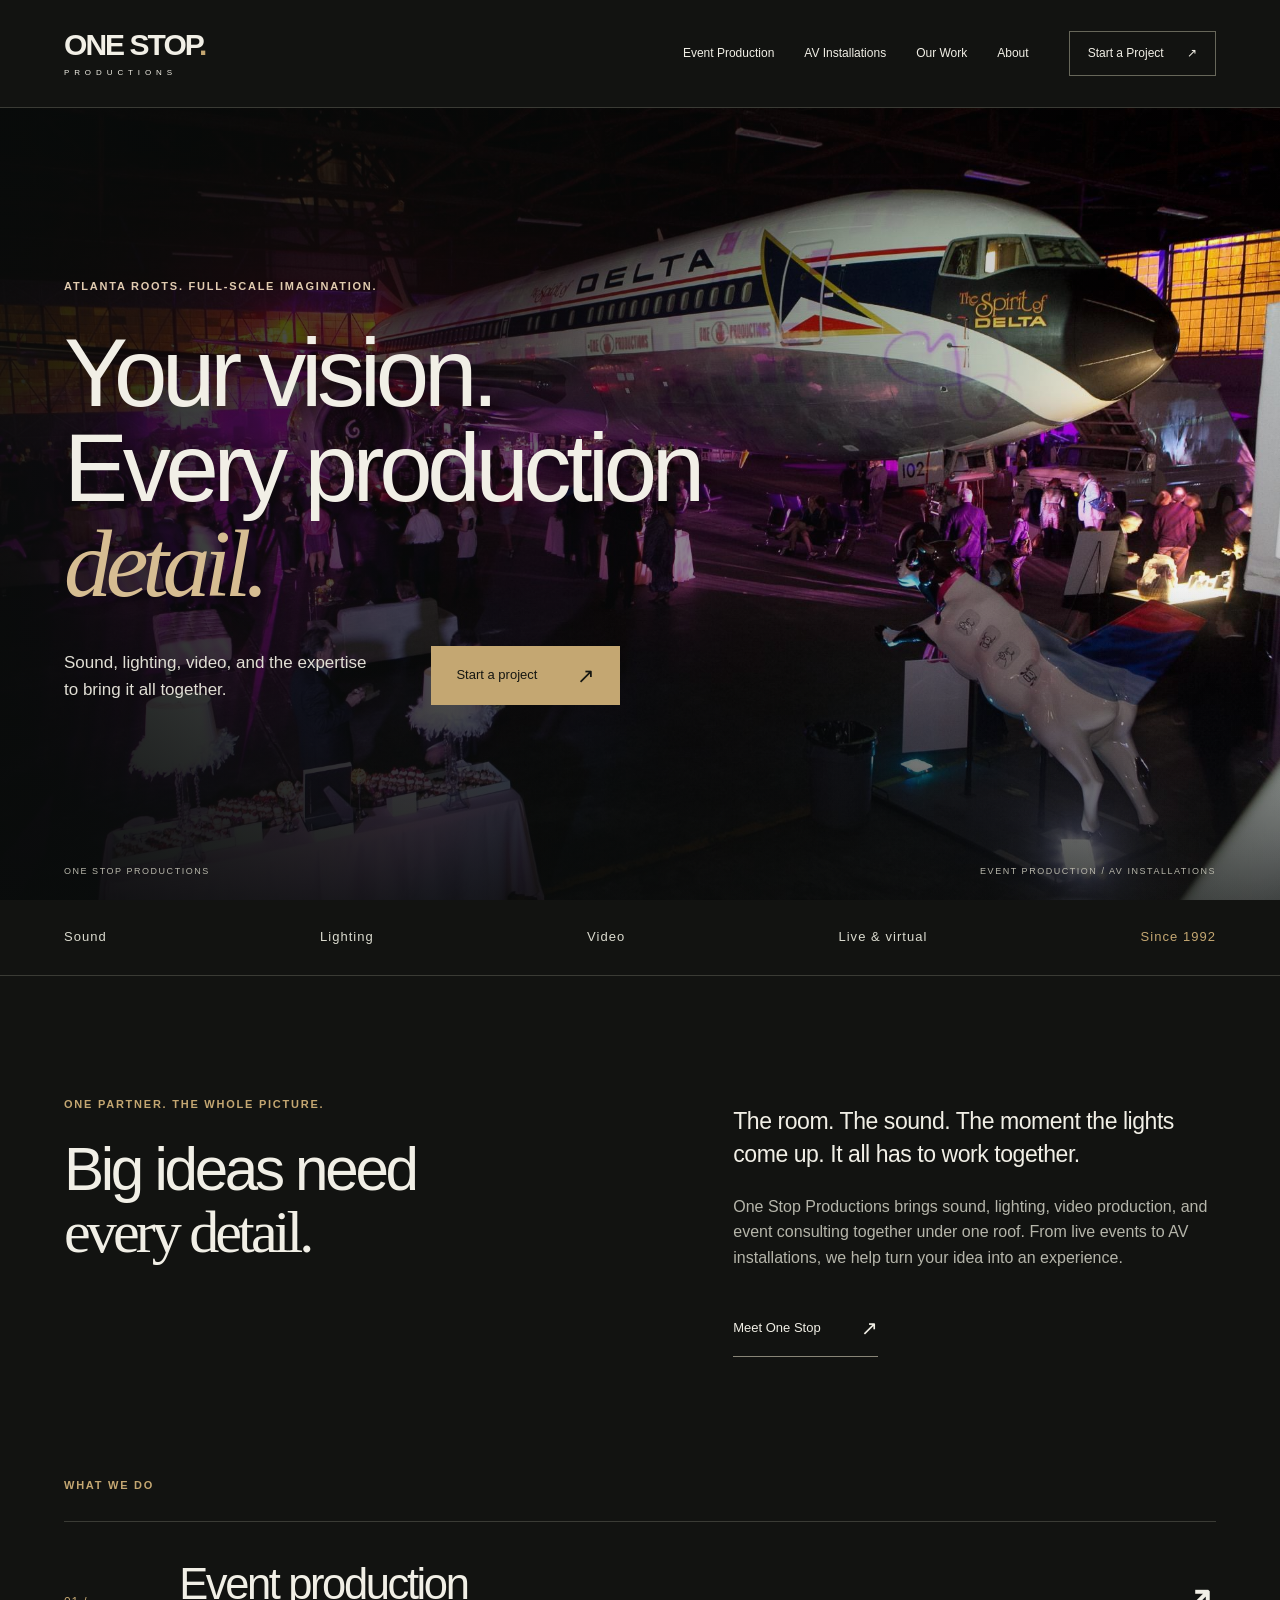
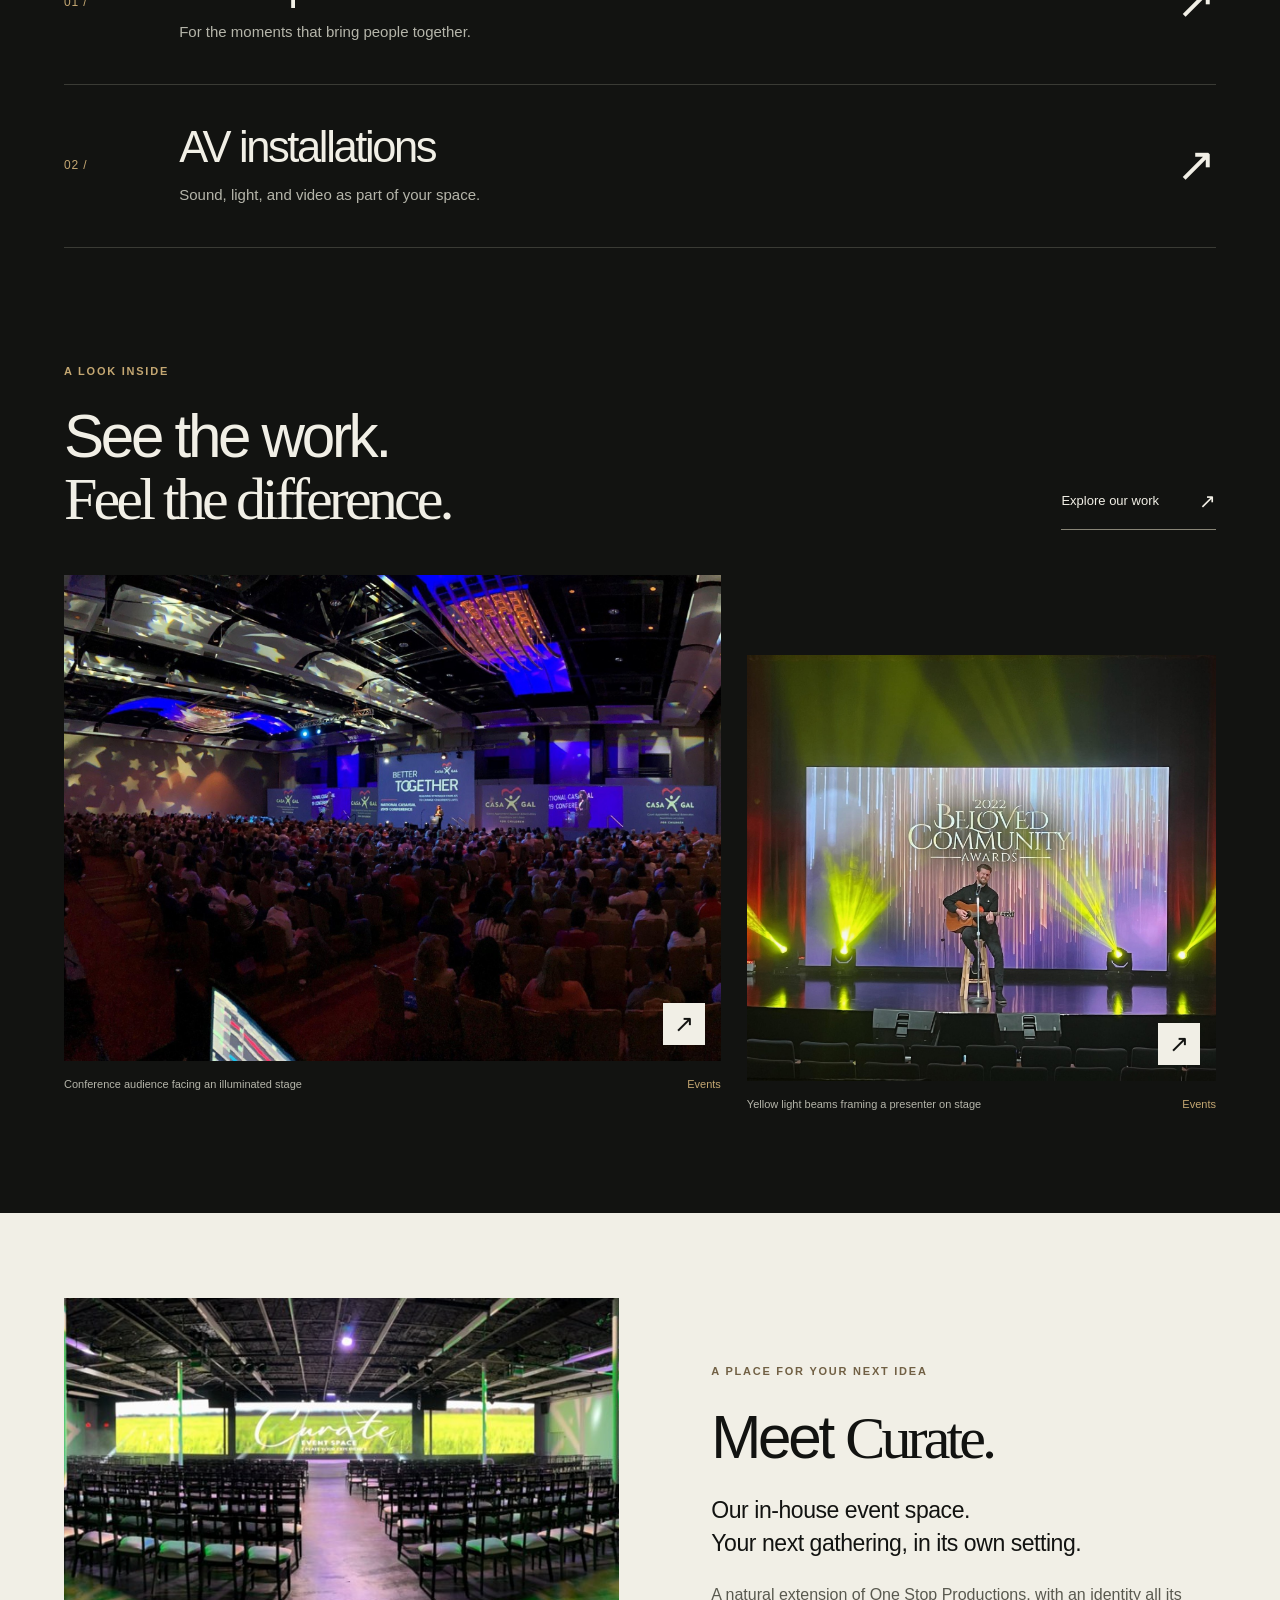
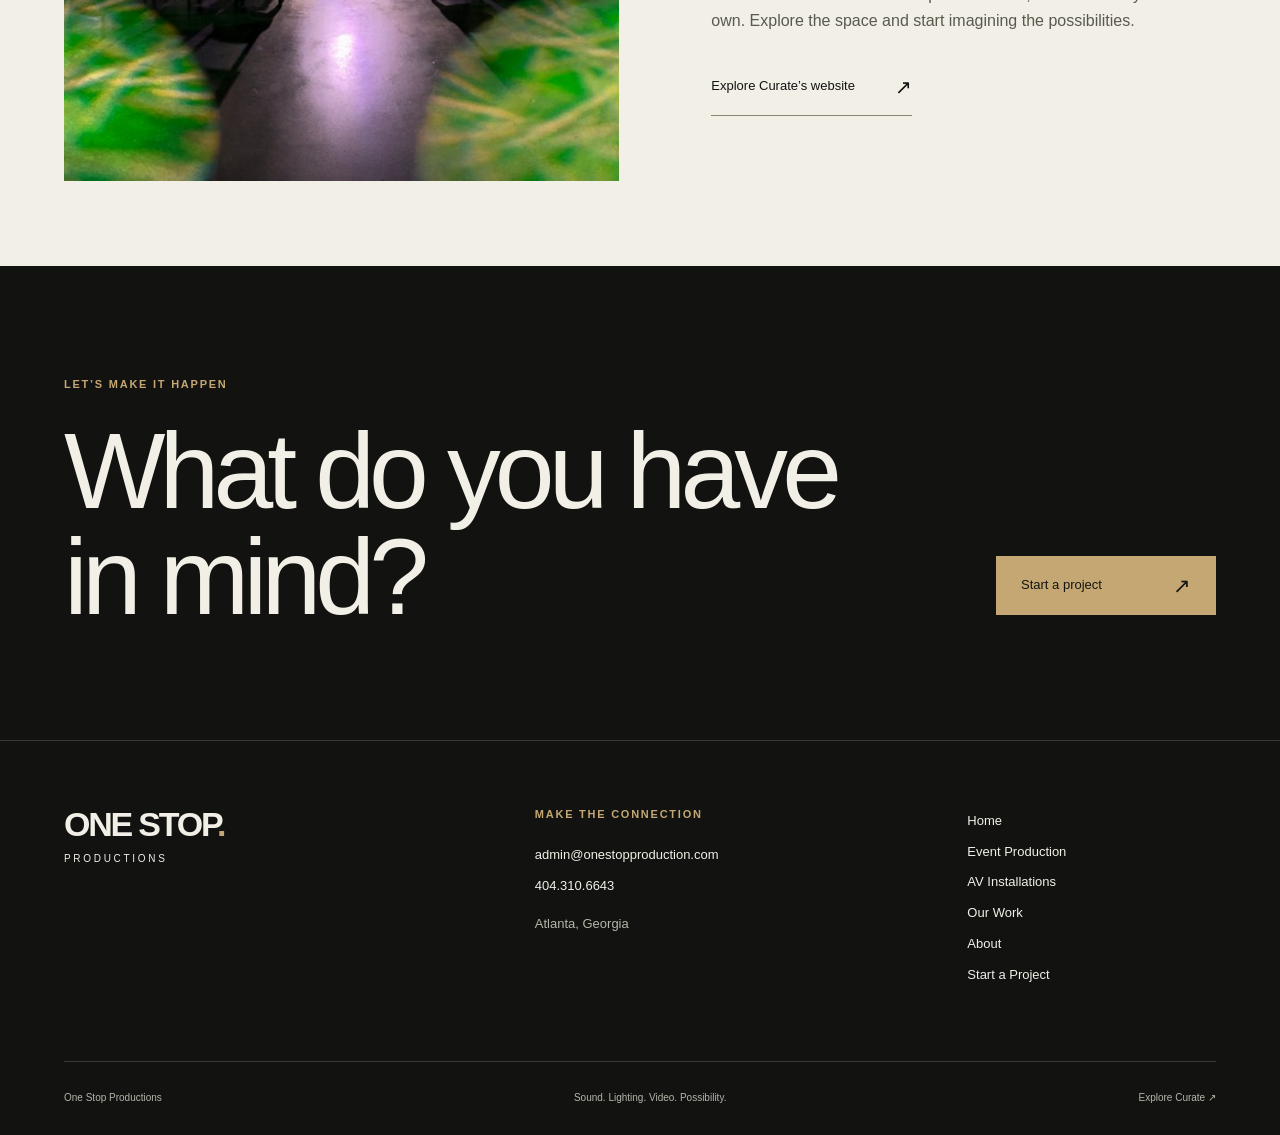
<file: index.html>
<!doctype html>
<html lang="en"><head><meta name="robots" content="noindex,nofollow"><meta charset="utf-8"><meta name="viewport" content="width=device-width,initial-scale=1"><meta name="theme-color" content="#121311"><title>Your vision. Every production detail. | One Stop Productions</title><meta name="description" content="Sound, lighting, video and event production from One Stop Productions. Serving events since 1992."><link rel="stylesheet" href="assets/css/site.css"><script defer src="assets/js/site.js"></script></head><body><a class="skip" href="#main">Skip to content</a><header class="site-header"><a class="wordmark" href="index.html" aria-label="One Stop Productions home"><span class="brand-main">ONE STOP<span class="brand-dot">.</span></span><span class="brand-sub">P R O D U C T I O N S</span></a><button class="menu-toggle" aria-controls="navigation" aria-expanded="false">Menu <span aria-hidden="true">＋</span></button><nav id="navigation" aria-label="Main navigation"><a href="event-production.html">Event Production</a><a href="av-installations.html">AV Installations</a><a href="our-work.html">Our Work</a><a href="about.html">About</a><a href="start-a-project.html" class="nav-cta">Start a Project <span aria-hidden="true">↗</span></a></nav></header><main id="main"><section class="home-hero"><div class="hero-photo"><img class="" src="assets/images/aviation-gala.jpg" alt="An aircraft hangar transformed with event lighting and tables" loading="eager" decoding="async"></div><div class="hero-content wrap"><p class="eyebrow">Atlanta roots. Full-scale imagination.</p><h1>Your vision.<br>Every production<br><em>detail.</em></h1><div class="hero-bottom"><p>Sound, lighting, video, and the expertise<br>to bring it all together.</p><a class="button gold" href="start-a-project.html">Start a project <span aria-hidden="true">↗</span></a></div></div><div class="hero-index"><span>ONE STOP PRODUCTIONS</span><span>EVENT PRODUCTION / AV INSTALLATIONS</span></div></section><div class="capability-strip"><span>Sound</span><span>Lighting</span><span>Video</span><span>Live & virtual</span><span>Since 1992</span></div><section class="intro wrap"><div><p class="eyebrow">One partner. The whole picture.</p><h2>Big ideas need<br><span class="serif">every detail.</span></h2></div><div class="intro-copy"><p class="lead">The room. The sound. The moment the lights come up. It all has to work together.</p><p>One Stop Productions brings sound, lighting, video production, and event consulting together under one roof. From live events to AV installations, we help turn your idea into an experience.</p><a class="text-link" href="about.html">Meet One Stop <span aria-hidden="true">↗</span></a></div></section><section class="pathways wrap"><p class="eyebrow">What we do</p><a class="pathway" href="event-production.html"><span class="item-number">01 /</span><div><h3>Event production</h3><p>For the moments that bring people together.</p></div><span class="large-arrow">↗</span></a><a class="pathway" href="av-installations.html"><span class="item-number">02 /</span><div><h3>AV installations</h3><p>Sound, light, and video as part of your space.</p></div><span class="large-arrow">↗</span></a></section><section class="work-preview wrap"><div class="section-top"><div><p class="eyebrow">A look inside</p><h2>See the work.<br><span class="serif">Feel the difference.</span></h2></div><a class="text-link" href="our-work.html">Explore our work <span aria-hidden="true">↗</span></a></div><div class="gallery-grid preview-grid"><figure class="gallery-item" data-category="Events"><button class="photo-button" data-gallery data-caption="Conference audience facing an illuminated stage" aria-label="Enlarge: Conference audience facing an illuminated stage"><img class="" src="assets/images/conference.jpg" alt="Conference audience facing an illuminated stage" loading="lazy" decoding="async"><span class="photo-plus" aria-hidden="true">↗</span></button><figcaption><span>Conference audience facing an illuminated stage</span><span>Events</span></figcaption></figure><figure class="gallery-item" data-category="Events"><button class="photo-button" data-gallery data-caption="Yellow light beams framing a presenter on stage" aria-label="Enlarge: Yellow light beams framing a presenter on stage"><img class="" src="assets/images/stage-lighting.jpg" alt="Yellow light beams framing a presenter on stage" loading="lazy" decoding="async"><span class="photo-plus" aria-hidden="true">↗</span></button><figcaption><span>Yellow light beams framing a presenter on stage</span><span>Events</span></figcaption></figure></div></section><section class="curate-section wrap"><div class="curate-image"><img class="" src="assets/images/curate.jpg" alt="Curate event space banner" loading="lazy" decoding="async"></div><div><p class="eyebrow">A place for your next idea</p><h2>Meet <span class="serif">Curate.</span></h2><p class="lead">Our in-house event space.<br>Your next gathering, in its own setting.</p><p>A natural extension of One Stop Productions, with an identity all its own. Explore the space and start imagining the possibilities.</p><a class="text-link" href="https://www.curateeventspace.com/curateeventspace" target="_blank" rel="noopener">Explore Curate’s website <span aria-hidden="true">↗</span></a></div></section><section class="closing wrap"><p class="eyebrow">Let’s make it happen</p><h2>What do you have<br>in mind?</h2><a class="button gold" href="start-a-project.html">Start a project <span aria-hidden="true">↗</span></a></section></main><footer class="site-footer wrap"><a class="footer-brand" href="index.html">ONE STOP<span>.</span><small>PRODUCTIONS</small></a><div><p class="eyebrow">Make the connection</p><a href="mailto:admin@onestopproduction.com">admin@onestopproduction.com</a><a href="tel:+14043106643">404.310.6643</a><p>Atlanta, Georgia</p></div><div class="footer-nav"><a href="index.html">Home</a><a href="event-production.html">Event Production</a><a href="av-installations.html">AV Installations</a><a href="our-work.html">Our Work</a><a href="about.html">About</a><a href="start-a-project.html">Start a Project</a></div><div class="footer-bottom"><span>One Stop Productions</span><span>Sound. Lighting. Video. Possibility.</span><a href="https://www.curateeventspace.com/curateeventspace" target="_blank" rel="noopener">Explore Curate ↗</a></div></footer><dialog id="lightbox" aria-labelledby="lightbox-caption"><button class="lightbox-close" aria-label="Close image">Close ×</button><div class="lightbox-stage"><button class="lightbox-prev" aria-label="Previous image">←</button><img id="lightbox-image" alt=""><button class="lightbox-next" aria-label="Next image">→</button></div><p id="lightbox-caption"></p><p class="lightbox-hint">← → to explore · Esc to close</p></dialog></body></html>
</file>
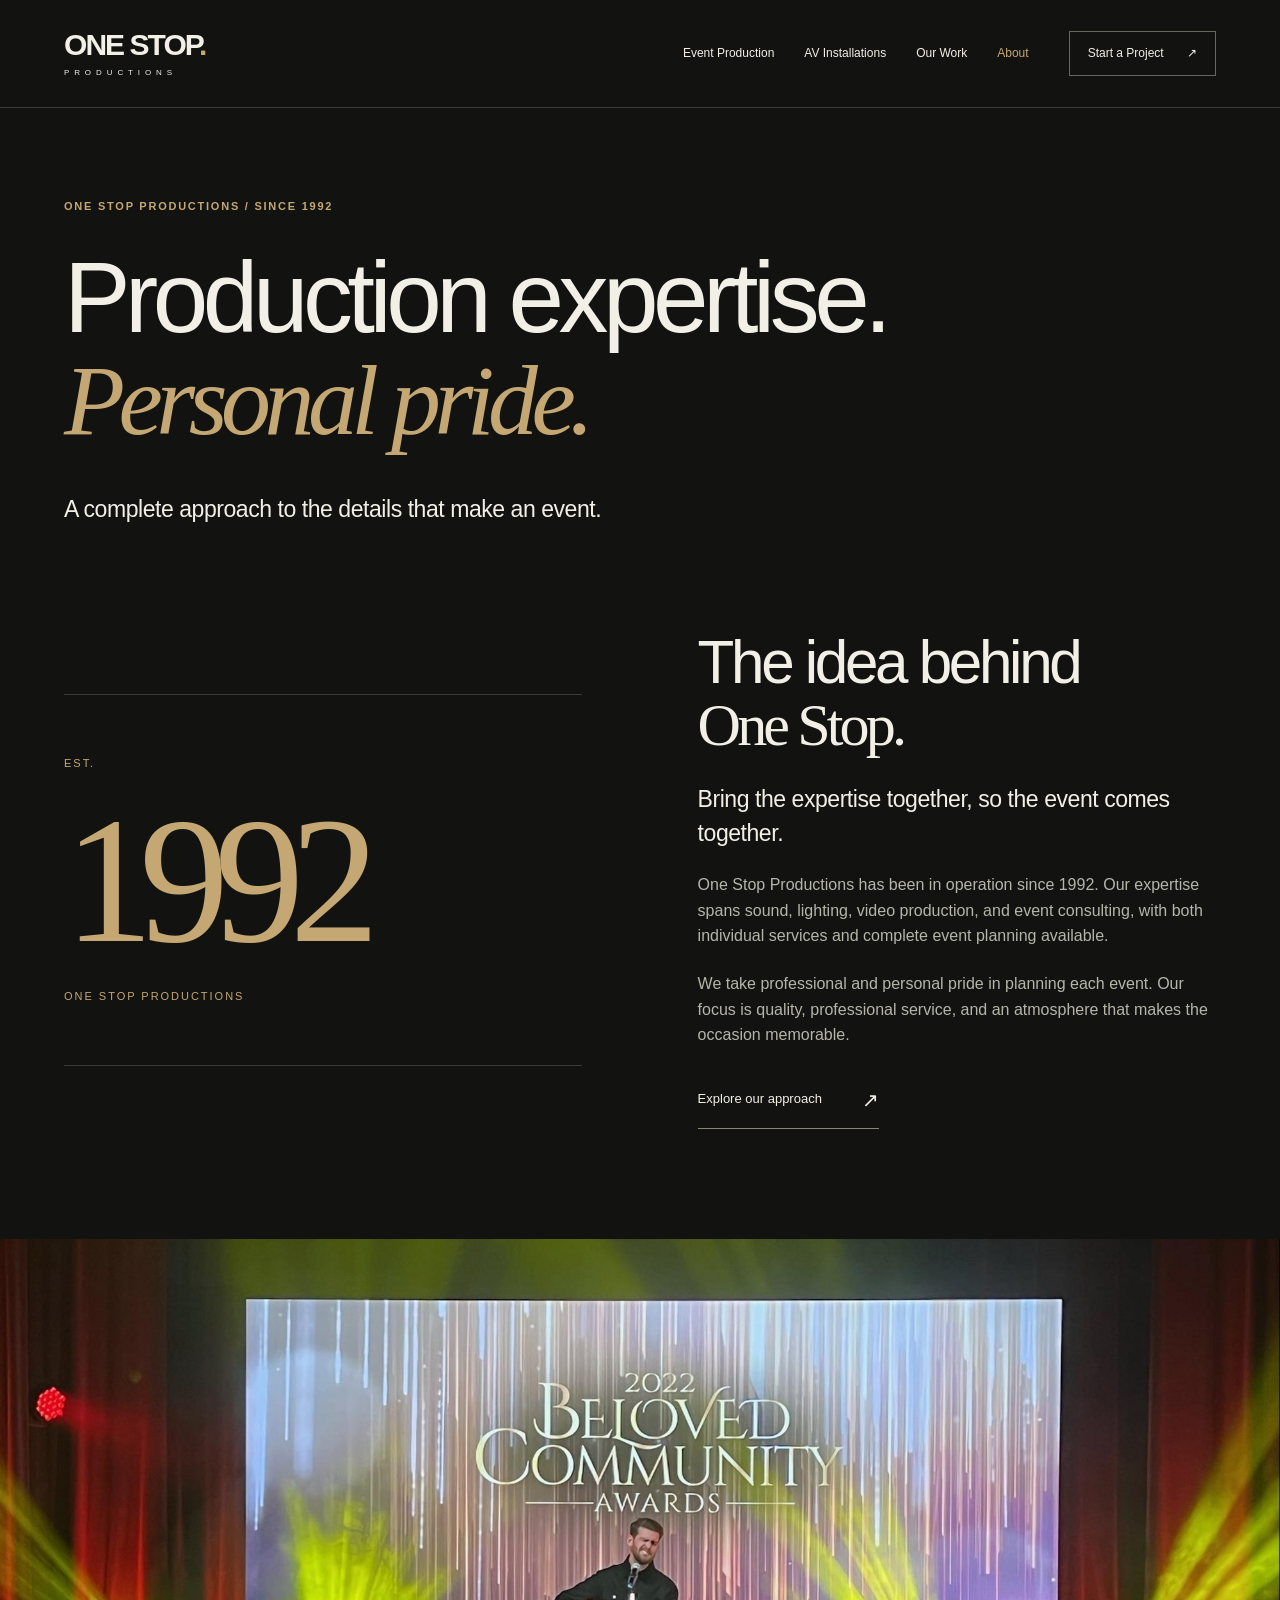
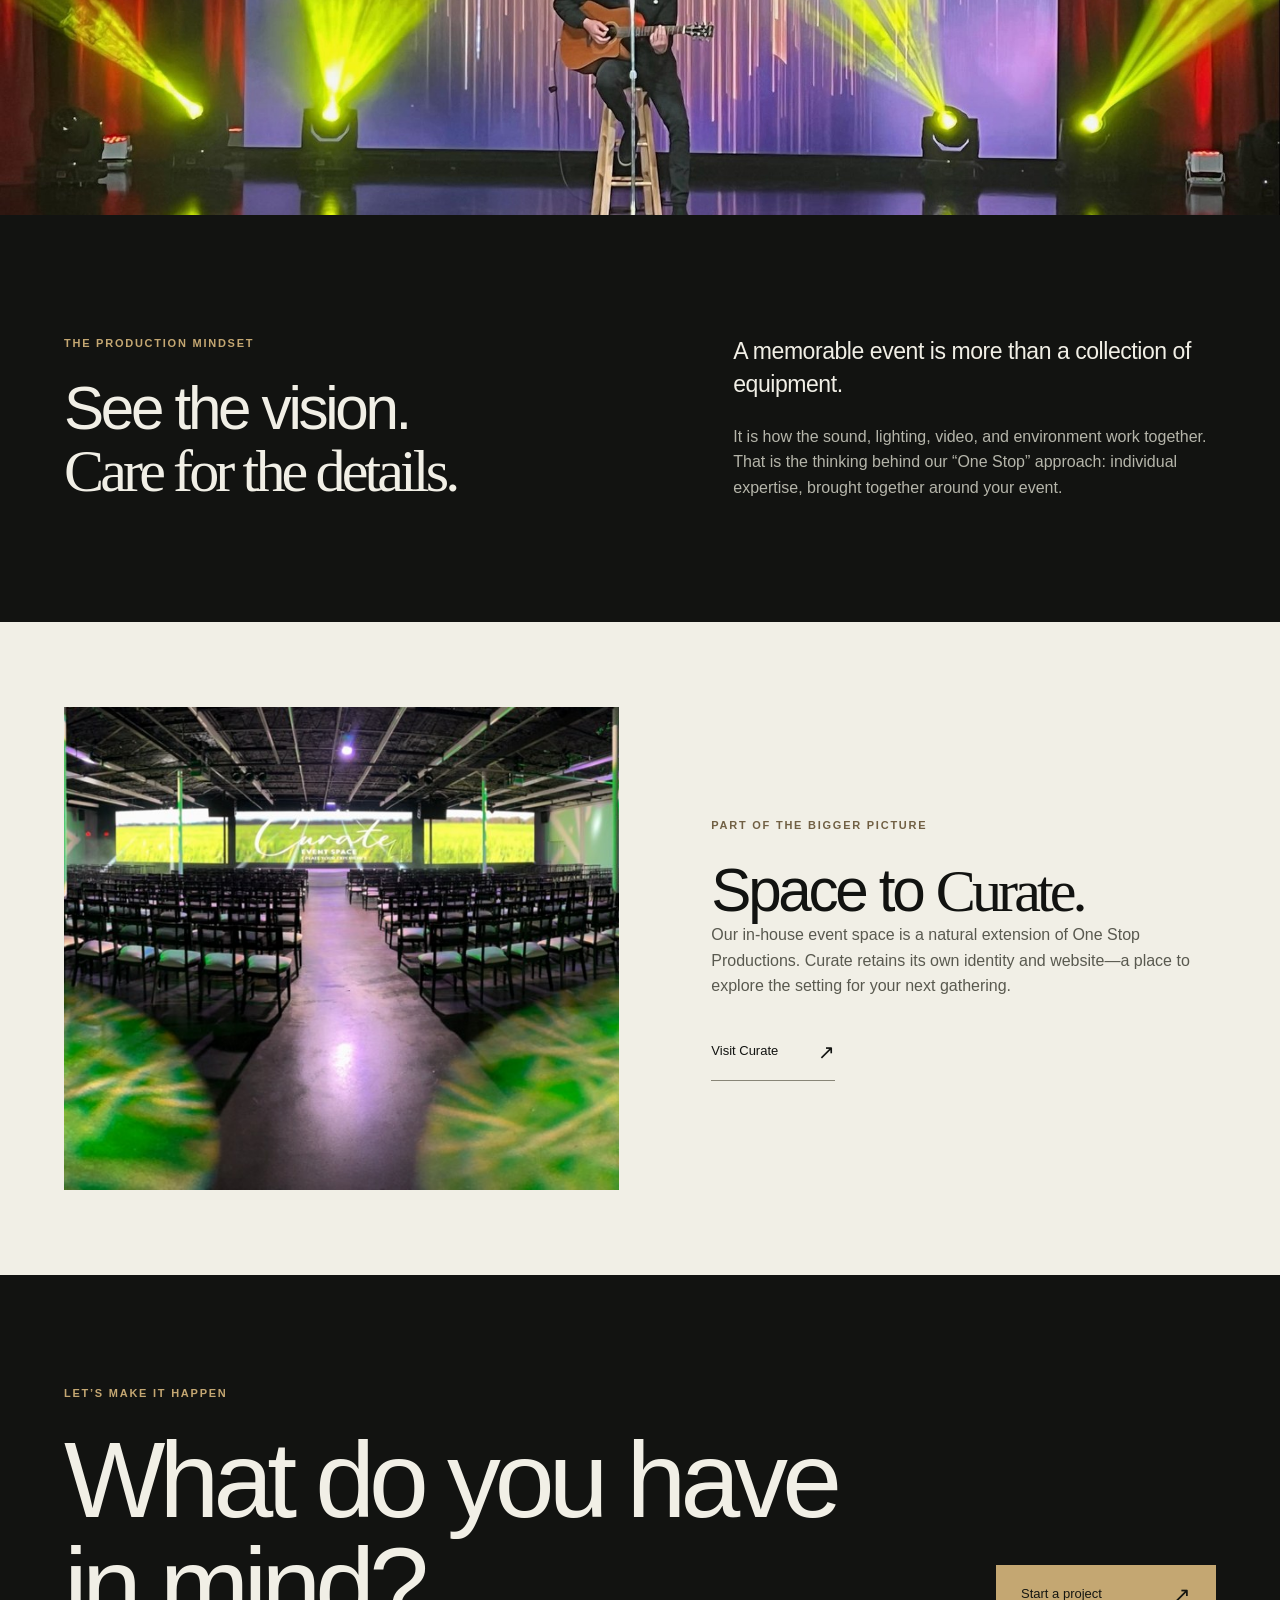
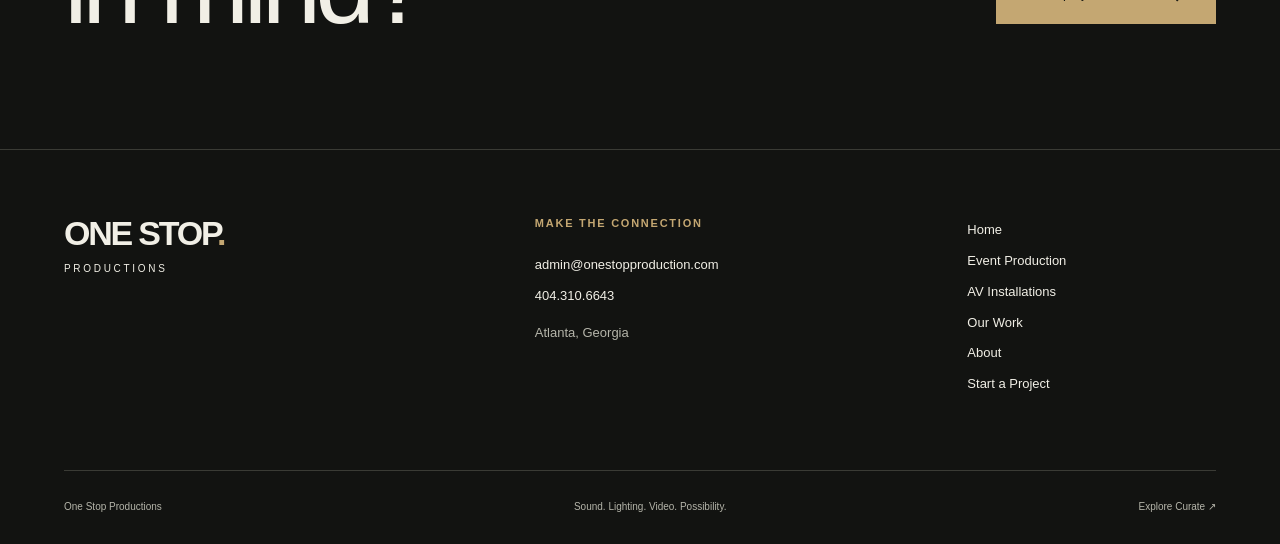
<file: about.html>
<!doctype html>
<html lang="en"><head><meta name="robots" content="noindex,nofollow"><meta charset="utf-8"><meta name="viewport" content="width=device-width,initial-scale=1"><meta name="theme-color" content="#121311"><title>About | One Stop Productions</title><meta name="description" content="One Stop Productions has been in operation since 1992, bringing sound, lighting, video and event planning together."><link rel="stylesheet" href="assets/css/site.css"><script defer src="assets/js/site.js"></script></head><body><a class="skip" href="#main">Skip to content</a><header class="site-header"><a class="wordmark" href="index.html" aria-label="One Stop Productions home"><span class="brand-main">ONE STOP<span class="brand-dot">.</span></span><span class="brand-sub">P R O D U C T I O N S</span></a><button class="menu-toggle" aria-controls="navigation" aria-expanded="false">Menu <span aria-hidden="true">＋</span></button><nav id="navigation" aria-label="Main navigation"><a href="event-production.html">Event Production</a><a href="av-installations.html">AV Installations</a><a href="our-work.html">Our Work</a><a href="about.html" aria-current="page">About</a><a href="start-a-project.html" class="nav-cta">Start a Project <span aria-hidden="true">↗</span></a></nav></header><main id="main"><section class="page-heading wrap"><p class="eyebrow">One Stop Productions / Since 1992</p><h1>Production expertise.<br><em>Personal pride.</em></h1><p class="lead narrow">A complete approach to the details that make an event.</p></section><section class="about-story wrap"><div class="year-block"><span>EST.</span><strong>1992</strong><span>ONE STOP PRODUCTIONS</span></div><div><h2>The idea behind<br><span class="serif">One Stop.</span></h2><p class="lead">Bring the expertise together, so the event comes together.</p><p>One Stop Productions has been in operation since 1992. Our expertise spans sound, lighting, video production, and event consulting, with both individual services and complete event planning available.</p><p>We take professional and personal pride in planning each event. Our focus is quality, professional service, and an atmosphere that makes the occasion memorable.</p><a class="text-link" href="event-production.html">Explore our approach <span aria-hidden="true">↗</span></a></div></section><div class="full-image"><img class="" src="assets/images/stage-lighting.jpg" alt="A presenter framed by bright yellow stage lighting" loading="lazy" decoding="async"></div><section class="intro wrap"><div><p class="eyebrow">The production mindset</p><h2>See the vision.<br><span class="serif">Care for the details.</span></h2></div><div><p class="lead">A memorable event is more than a collection of equipment.</p><p>It is how the sound, lighting, video, and environment work together. That is the thinking behind our “One Stop” approach: individual expertise, brought together around your event.</p></div></section><section class="curate-section wrap"><div class="curate-image"><img class="" src="assets/images/curate.jpg" alt="Curate event space banner" loading="lazy" decoding="async"></div><div><p class="eyebrow">Part of the bigger picture</p><h2>Space to <span class="serif">Curate.</span></h2><p>Our in-house event space is a natural extension of One Stop Productions. Curate retains its own identity and website—a place to explore the setting for your next gathering.</p><a class="text-link" href="https://www.curateeventspace.com/curateeventspace" target="_blank" rel="noopener">Visit Curate <span aria-hidden="true">↗</span></a></div></section><section class="closing wrap"><p class="eyebrow">Let’s make it happen</p><h2>What do you have<br>in mind?</h2><a class="button gold" href="start-a-project.html">Start a project <span aria-hidden="true">↗</span></a></section></main><footer class="site-footer wrap"><a class="footer-brand" href="index.html">ONE STOP<span>.</span><small>PRODUCTIONS</small></a><div><p class="eyebrow">Make the connection</p><a href="mailto:admin@onestopproduction.com">admin@onestopproduction.com</a><a href="tel:+14043106643">404.310.6643</a><p>Atlanta, Georgia</p></div><div class="footer-nav"><a href="index.html">Home</a><a href="event-production.html">Event Production</a><a href="av-installations.html">AV Installations</a><a href="our-work.html">Our Work</a><a href="about.html">About</a><a href="start-a-project.html">Start a Project</a></div><div class="footer-bottom"><span>One Stop Productions</span><span>Sound. Lighting. Video. Possibility.</span><a href="https://www.curateeventspace.com/curateeventspace" target="_blank" rel="noopener">Explore Curate ↗</a></div></footer><dialog id="lightbox" aria-labelledby="lightbox-caption"><button class="lightbox-close" aria-label="Close image">Close ×</button><div class="lightbox-stage"><button class="lightbox-prev" aria-label="Previous image">←</button><img id="lightbox-image" alt=""><button class="lightbox-next" aria-label="Next image">→</button></div><p id="lightbox-caption"></p><p class="lightbox-hint">← → to explore · Esc to close</p></dialog></body></html>
</file>
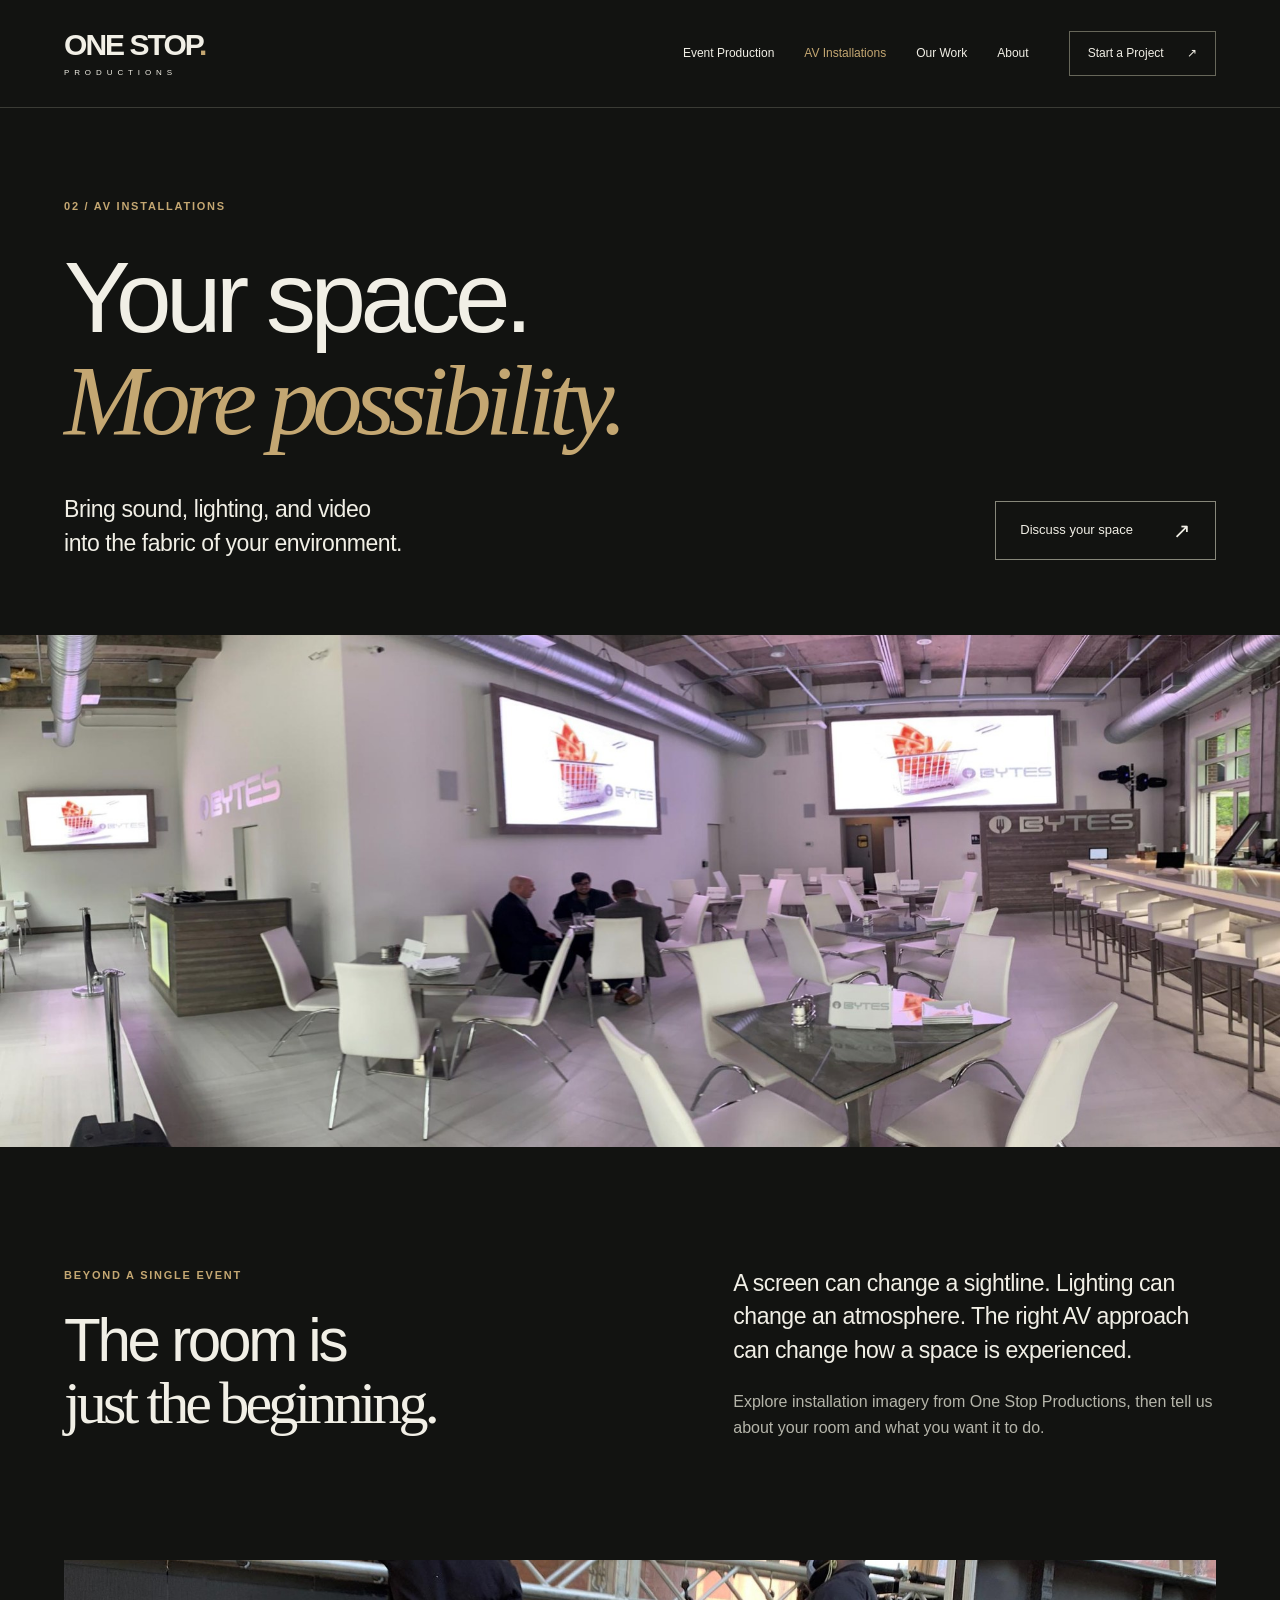
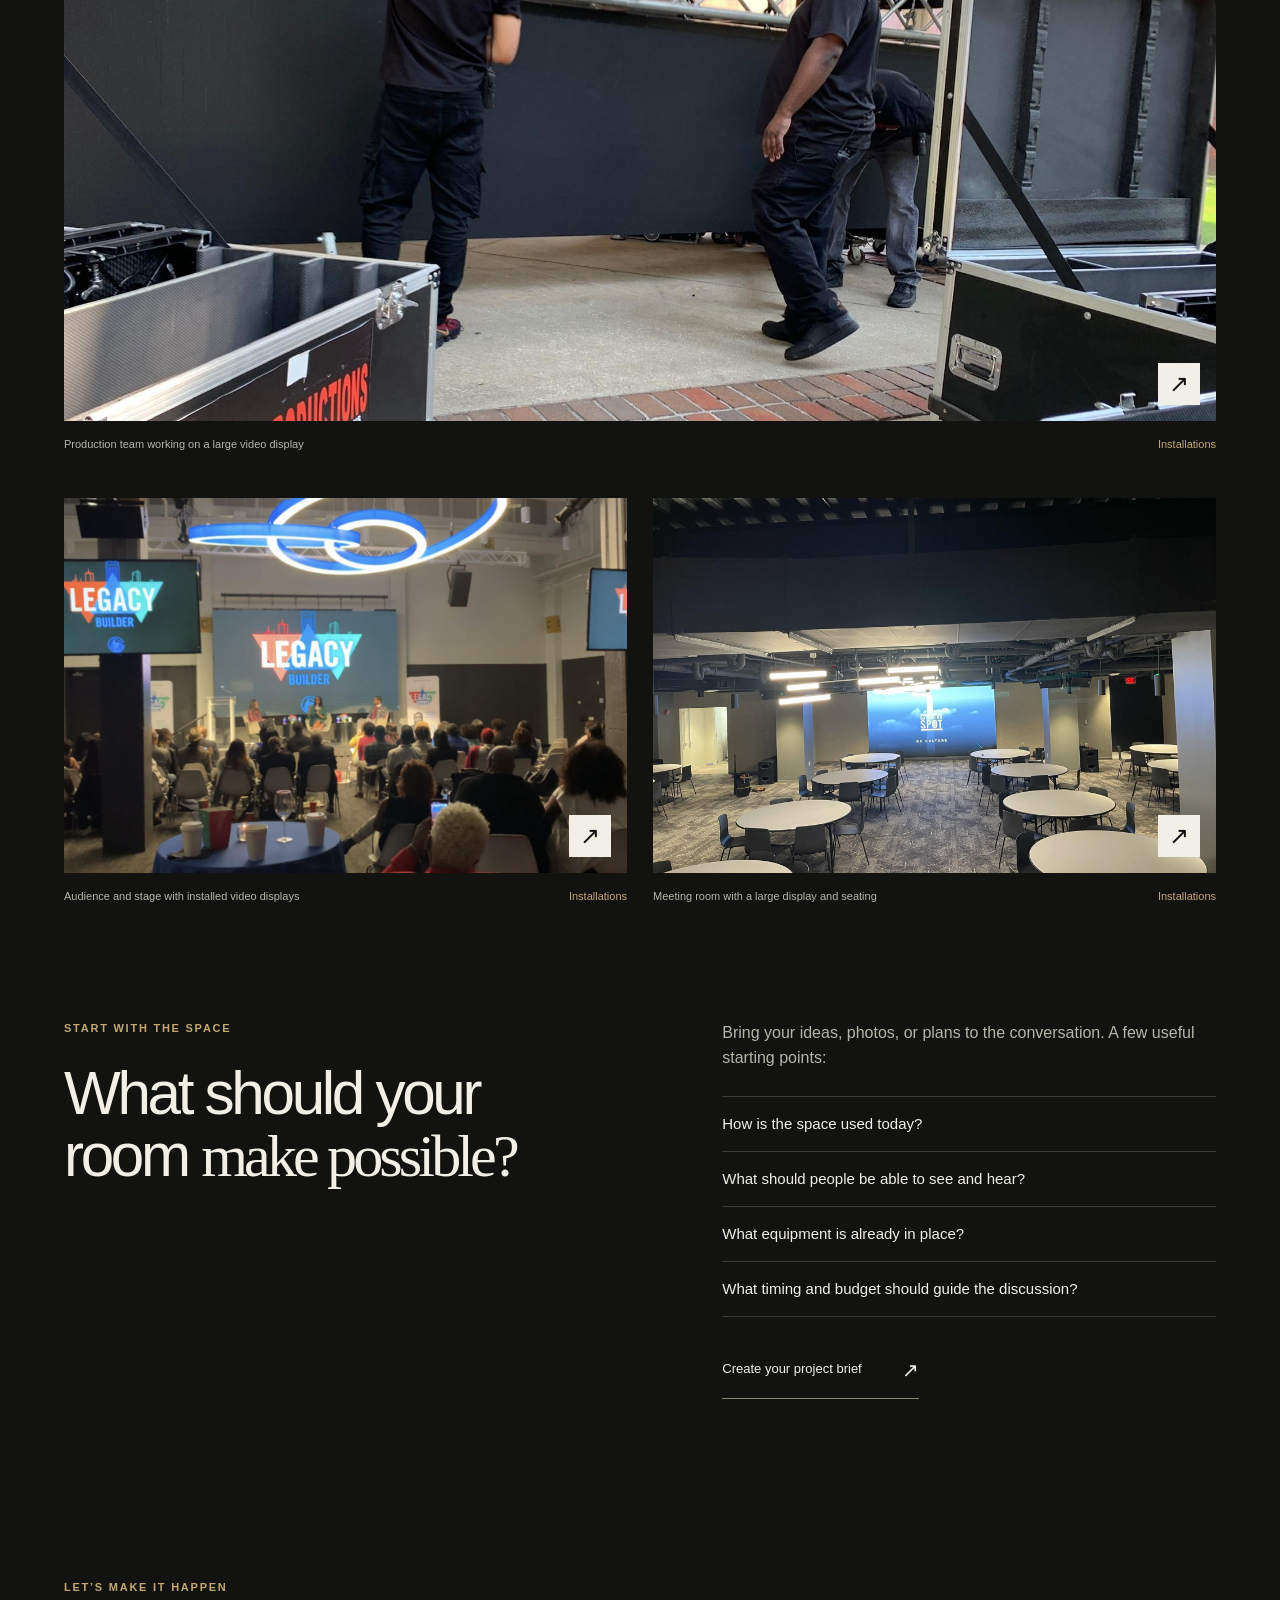
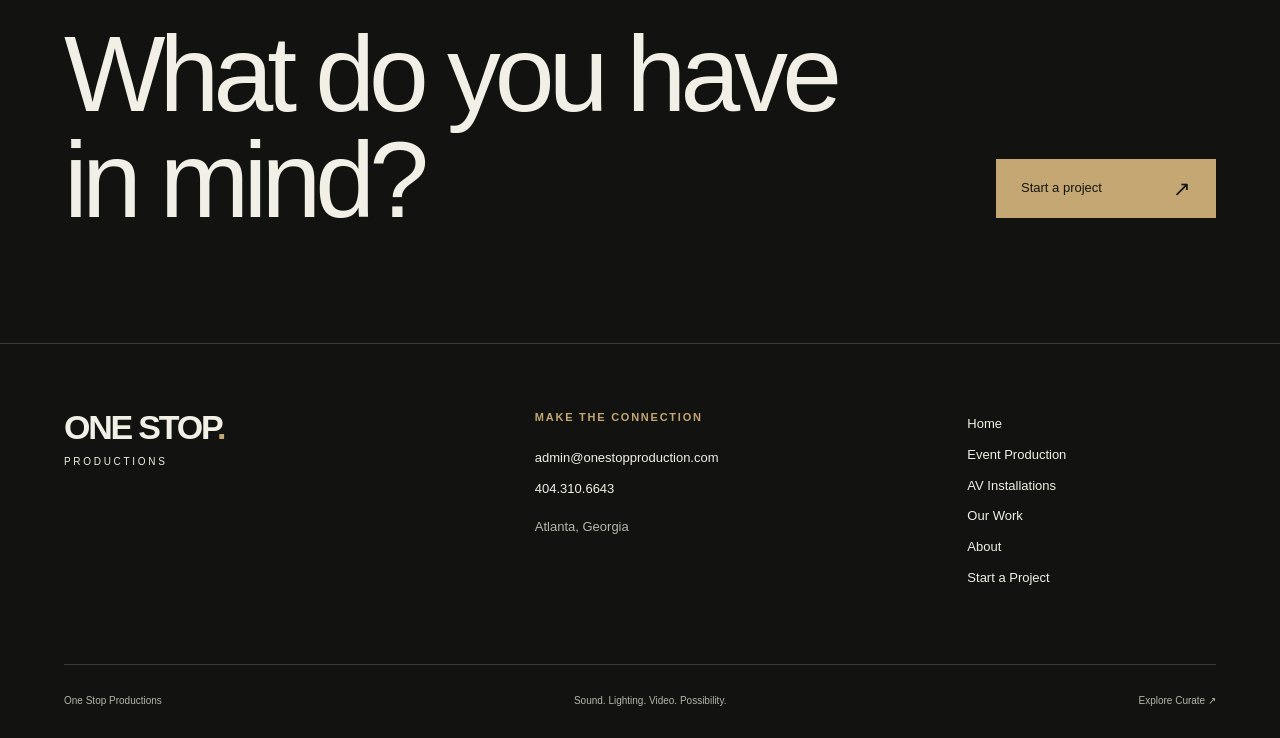
<file: av-installations.html>
<!doctype html>
<html lang="en"><head><meta name="robots" content="noindex,nofollow"><meta charset="utf-8"><meta name="viewport" content="width=device-width,initial-scale=1"><meta name="theme-color" content="#121311"><title>AV Installations | One Stop Productions</title><meta name="description" content="Explore AV installation imagery and discuss your space with One Stop Productions."><link rel="stylesheet" href="assets/css/site.css"><script defer src="assets/js/site.js"></script></head><body><a class="skip" href="#main">Skip to content</a><header class="site-header"><a class="wordmark" href="index.html" aria-label="One Stop Productions home"><span class="brand-main">ONE STOP<span class="brand-dot">.</span></span><span class="brand-sub">P R O D U C T I O N S</span></a><button class="menu-toggle" aria-controls="navigation" aria-expanded="false">Menu <span aria-hidden="true">＋</span></button><nav id="navigation" aria-label="Main navigation"><a href="event-production.html">Event Production</a><a href="av-installations.html" aria-current="page">AV Installations</a><a href="our-work.html">Our Work</a><a href="about.html">About</a><a href="start-a-project.html" class="nav-cta">Start a Project <span aria-hidden="true">↗</span></a></nav></header><main id="main"><section class="page-heading wrap"><p class="eyebrow">02 / AV installations</p><h1>Your space.<br><em>More possibility.</em></h1><div class="heading-bottom"><p class="lead">Bring sound, lighting, and video<br>into the fabric of your environment.</p><a class="button" href="start-a-project.html">Discuss your space <span aria-hidden="true">↗</span></a></div></section><div class="full-image installation-hero"><img class="" src="assets/images/installed-screens.jpg" alt="Interior fitted with multiple coordinated video screens" loading="eager" decoding="async"></div><section class="intro wrap"><div><p class="eyebrow">Beyond a single event</p><h2>The room is<br><span class="serif">just the beginning.</span></h2></div><div><p class="lead">A screen can change a sightline. Lighting can change an atmosphere. The right AV approach can change how a space is experienced.</p><p>Explore installation imagery from One Stop Productions, then tell us about your room and what you want it to do.</p></div></section><section class="installation-grid wrap"><figure class="gallery-item" data-category="Installations"><button class="photo-button" data-gallery data-caption="Production team working on a large video display" aria-label="Enlarge: Production team working on a large video display"><img class="" src="assets/images/installation-team.jpg" alt="Production team working on a large video display" loading="lazy" decoding="async"><span class="photo-plus" aria-hidden="true">↗</span></button><figcaption><span>Production team working on a large video display</span><span>Installations</span></figcaption></figure><figure class="gallery-item" data-category="Installations"><button class="photo-button" data-gallery data-caption="Audience and stage with installed video displays" aria-label="Enlarge: Audience and stage with installed video displays"><img class="" src="assets/images/installed-stage.jpg" alt="Audience and stage with installed video displays" loading="lazy" decoding="async"><span class="photo-plus" aria-hidden="true">↗</span></button><figcaption><span>Audience and stage with installed video displays</span><span>Installations</span></figcaption></figure><figure class="gallery-item" data-category="Installations"><button class="photo-button" data-gallery data-caption="Meeting room with a large display and seating" aria-label="Enlarge: Meeting room with a large display and seating"><img class="" src="assets/images/meeting-room.jpg" alt="Meeting room with a large display and seating" loading="lazy" decoding="async"><span class="photo-plus" aria-hidden="true">↗</span></button><figcaption><span>Meeting room with a large display and seating</span><span>Installations</span></figcaption></figure></section><section class="brief-section wrap"><div><p class="eyebrow">Start with the space</p><h2>What should your<br>room <span class="serif">make possible?</span></h2></div><div><p>Bring your ideas, photos, or plans to the conversation. A few useful starting points:</p><ul class="plain-list"><li>How is the space used today?</li><li>What should people be able to see and hear?</li><li>What equipment is already in place?</li><li>What timing and budget should guide the discussion?</li></ul><a class="text-link" href="start-a-project.html">Create your project brief <span aria-hidden="true">↗</span></a></div></section><section class="closing wrap"><p class="eyebrow">Let’s make it happen</p><h2>What do you have<br>in mind?</h2><a class="button gold" href="start-a-project.html">Start a project <span aria-hidden="true">↗</span></a></section></main><footer class="site-footer wrap"><a class="footer-brand" href="index.html">ONE STOP<span>.</span><small>PRODUCTIONS</small></a><div><p class="eyebrow">Make the connection</p><a href="mailto:admin@onestopproduction.com">admin@onestopproduction.com</a><a href="tel:+14043106643">404.310.6643</a><p>Atlanta, Georgia</p></div><div class="footer-nav"><a href="index.html">Home</a><a href="event-production.html">Event Production</a><a href="av-installations.html">AV Installations</a><a href="our-work.html">Our Work</a><a href="about.html">About</a><a href="start-a-project.html">Start a Project</a></div><div class="footer-bottom"><span>One Stop Productions</span><span>Sound. Lighting. Video. Possibility.</span><a href="https://www.curateeventspace.com/curateeventspace" target="_blank" rel="noopener">Explore Curate ↗</a></div></footer><dialog id="lightbox" aria-labelledby="lightbox-caption"><button class="lightbox-close" aria-label="Close image">Close ×</button><div class="lightbox-stage"><button class="lightbox-prev" aria-label="Previous image">←</button><img id="lightbox-image" alt=""><button class="lightbox-next" aria-label="Next image">→</button></div><p id="lightbox-caption"></p><p class="lightbox-hint">← → to explore · Esc to close</p></dialog></body></html>
</file>
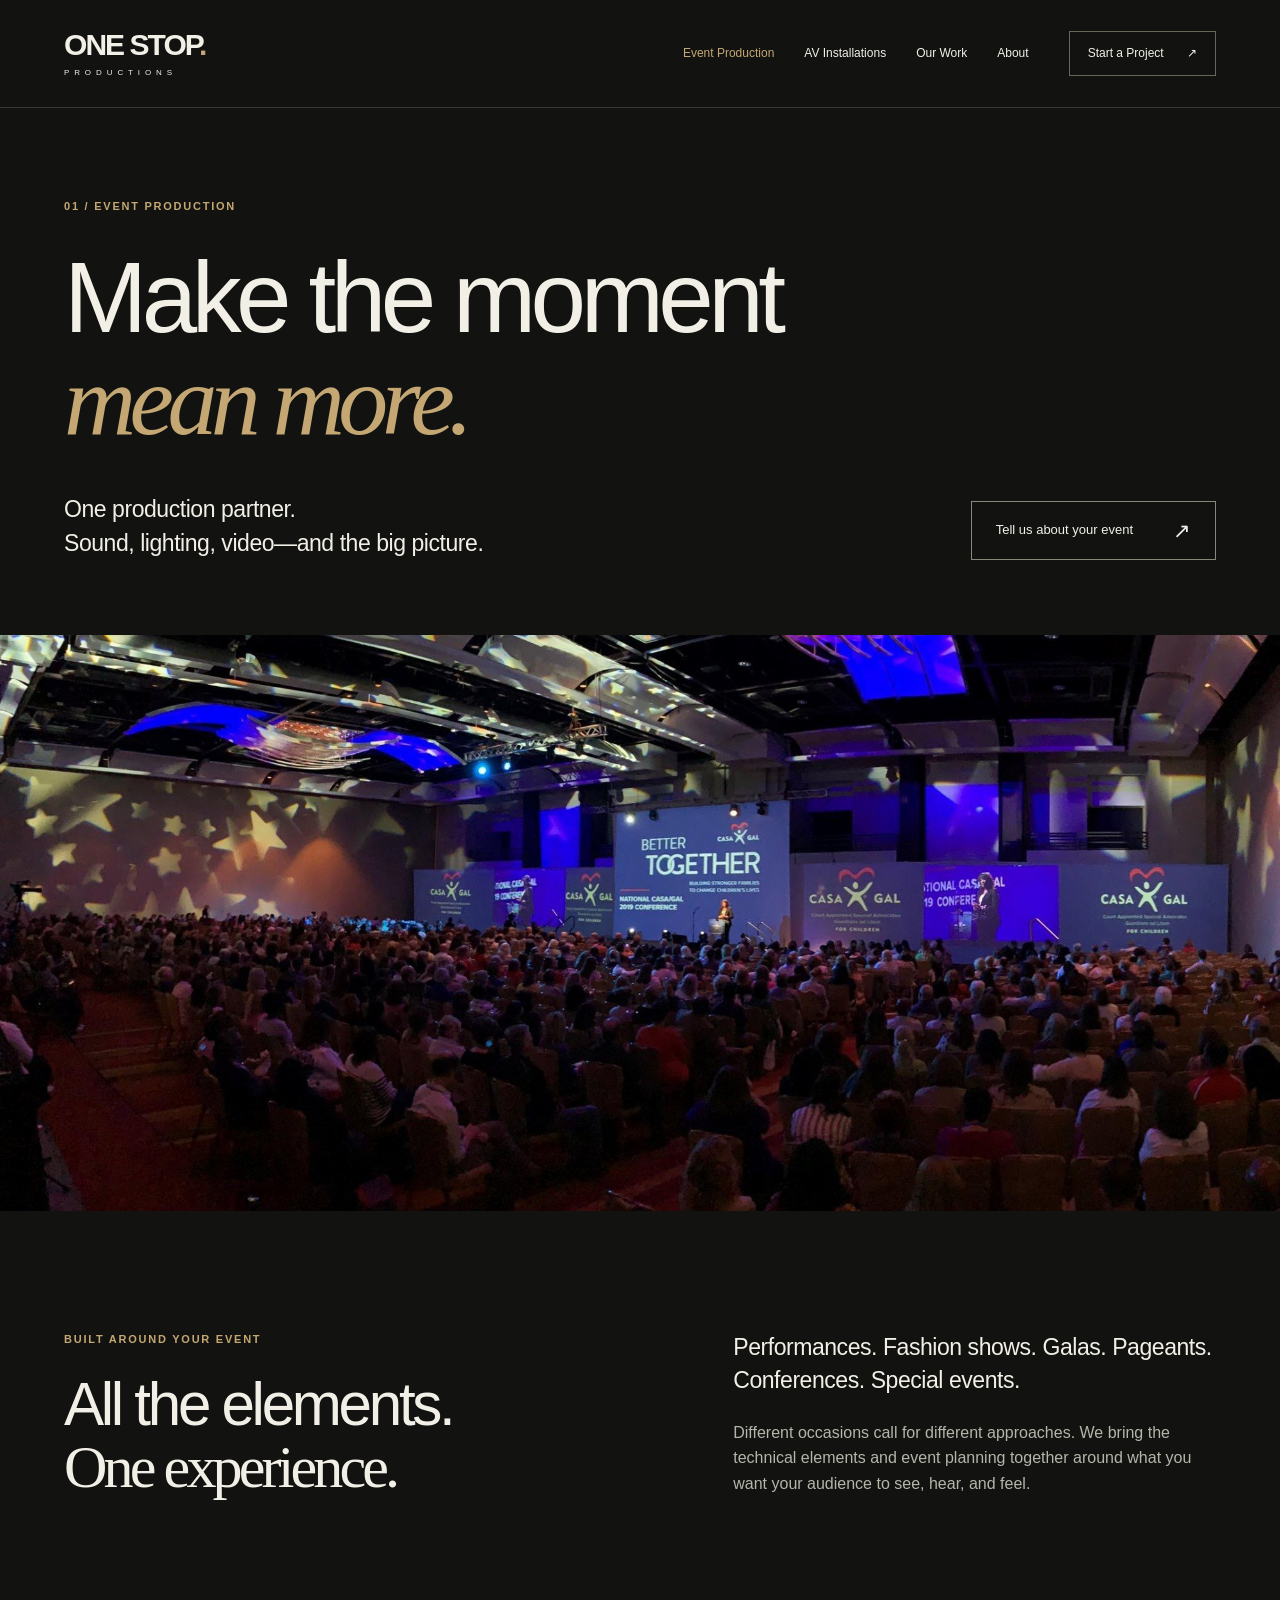
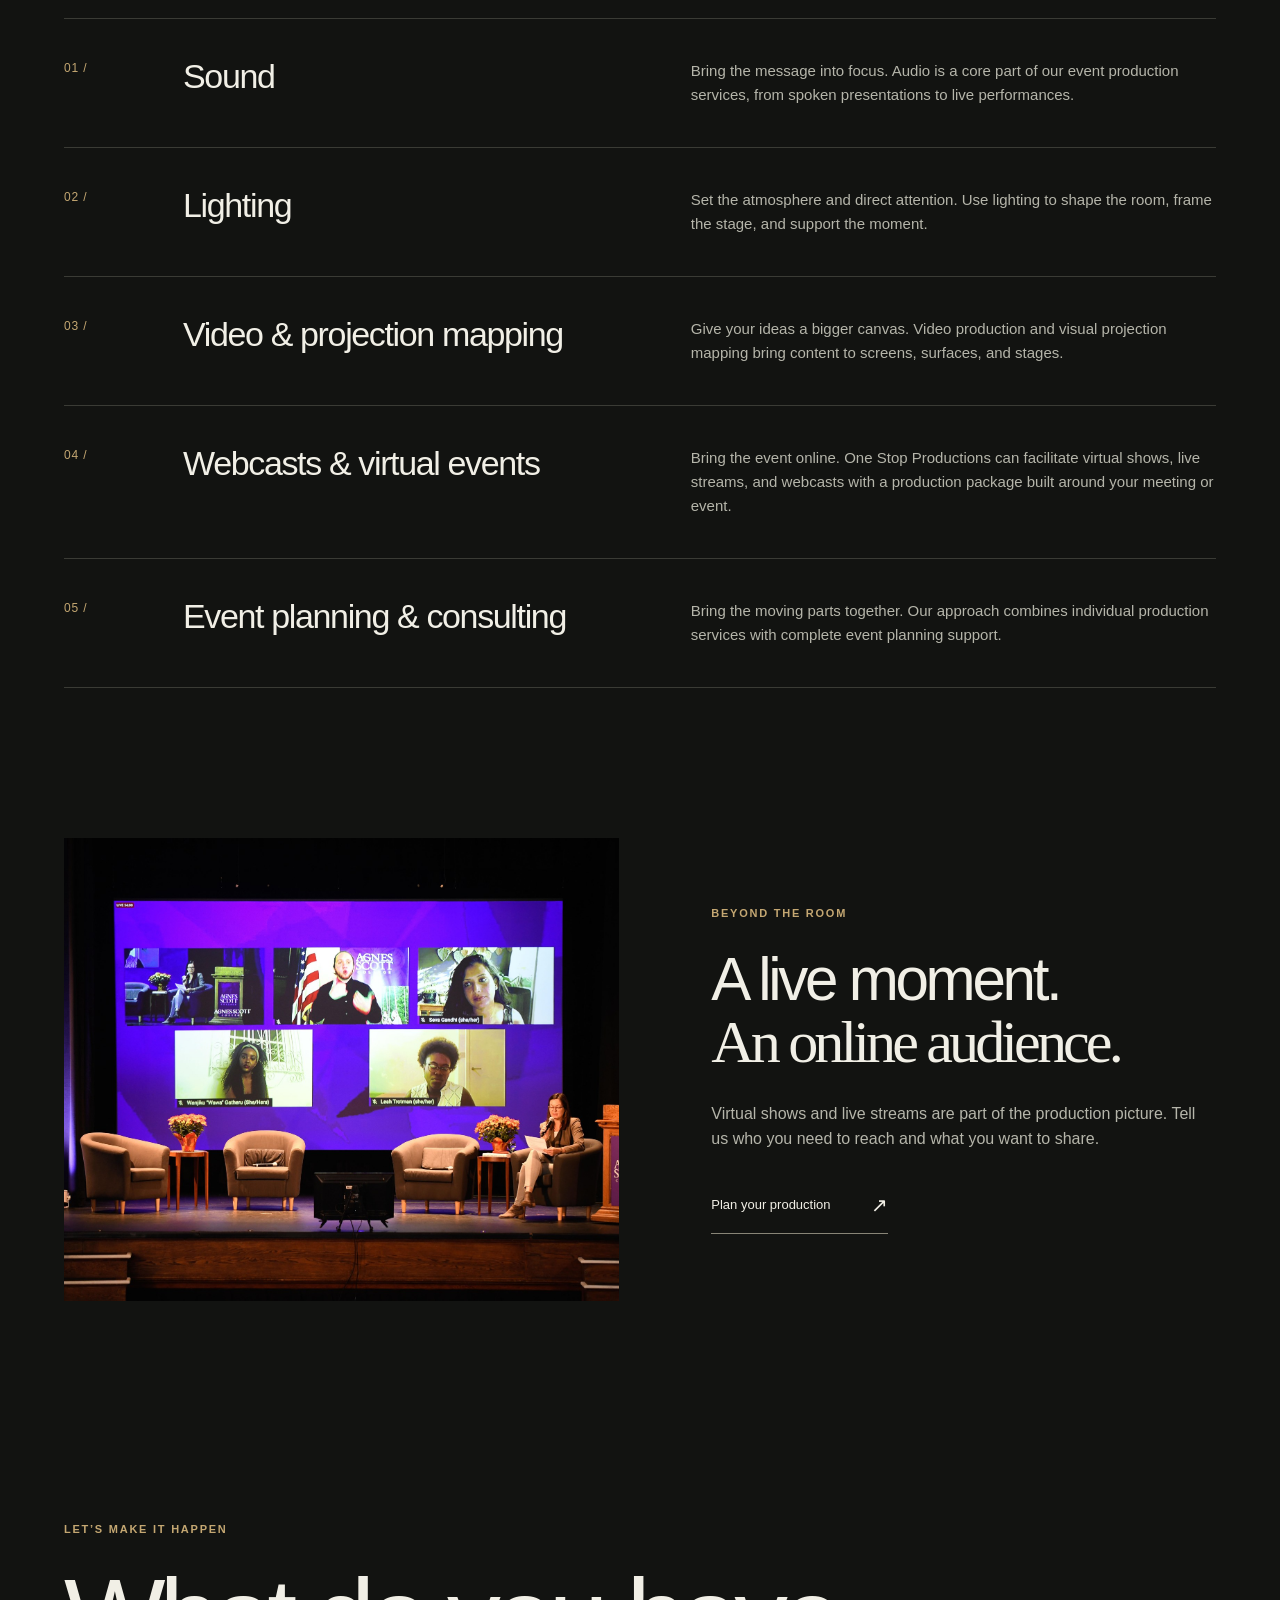
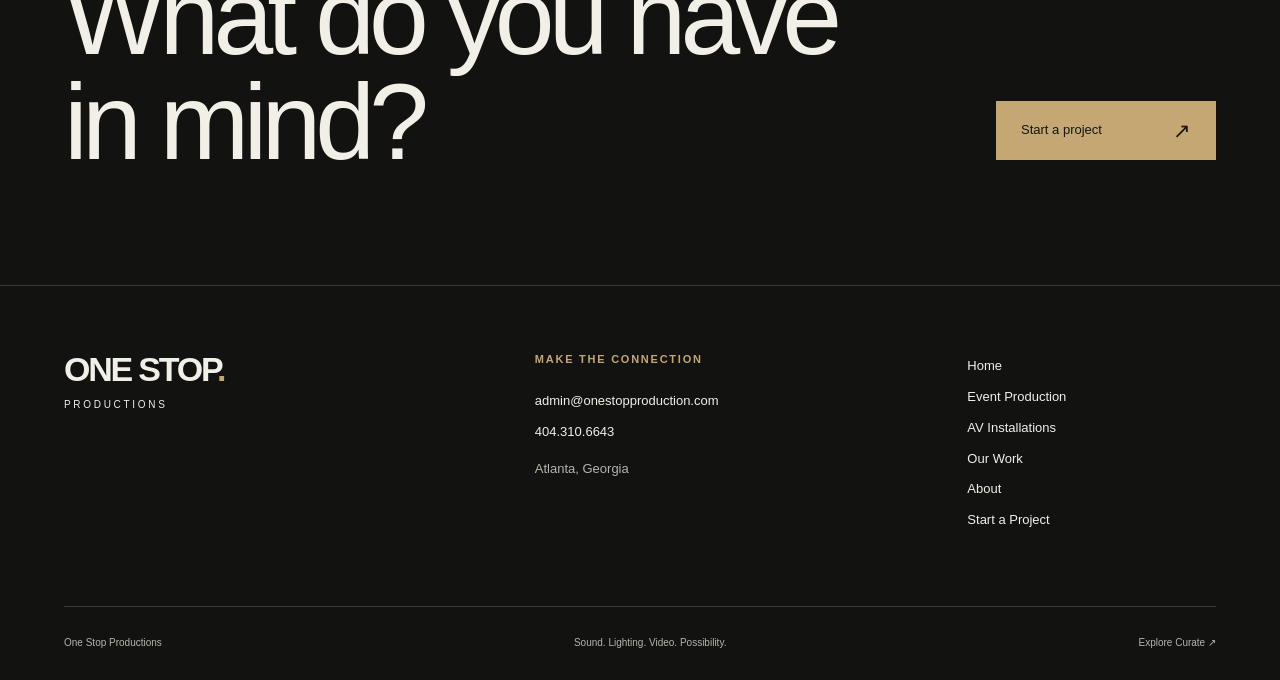
<file: event-production.html>
<!doctype html>
<html lang="en"><head><meta name="robots" content="noindex,nofollow"><meta charset="utf-8"><meta name="viewport" content="width=device-width,initial-scale=1"><meta name="theme-color" content="#121311"><title>Event Production | One Stop Productions</title><meta name="description" content="Sound, lighting, video, projection mapping and live streams for events from One Stop Productions."><link rel="stylesheet" href="assets/css/site.css"><script defer src="assets/js/site.js"></script></head><body><a class="skip" href="#main">Skip to content</a><header class="site-header"><a class="wordmark" href="index.html" aria-label="One Stop Productions home"><span class="brand-main">ONE STOP<span class="brand-dot">.</span></span><span class="brand-sub">P R O D U C T I O N S</span></a><button class="menu-toggle" aria-controls="navigation" aria-expanded="false">Menu <span aria-hidden="true">＋</span></button><nav id="navigation" aria-label="Main navigation"><a href="event-production.html" aria-current="page">Event Production</a><a href="av-installations.html">AV Installations</a><a href="our-work.html">Our Work</a><a href="about.html">About</a><a href="start-a-project.html" class="nav-cta">Start a Project <span aria-hidden="true">↗</span></a></nav></header><main id="main"><section class="page-heading wrap"><p class="eyebrow">01 / Event production</p><h1>Make the moment<br><em>mean more.</em></h1><div class="heading-bottom"><p class="lead">One production partner.<br>Sound, lighting, video—and the big picture.</p><a class="button" href="start-a-project.html">Tell us about your event <span aria-hidden="true">↗</span></a></div></section><div class="full-image"><img class="" src="assets/images/conference.jpg" alt="Conference audience and stage under blue and purple production lighting" loading="eager" decoding="async"></div><section class="intro wrap"><div><p class="eyebrow">Built around your event</p><h2>All the elements.<br><span class="serif">One experience.</span></h2></div><div><p class="lead">Performances. Fashion shows. Galas. Pageants. Conferences. Special events.</p><p>Different occasions call for different approaches. We bring the technical elements and event planning together around what you want your audience to see, hear, and feel.</p></div></section><section class="service-list wrap"><article class="service-row"><span class="item-number">01 /</span><h3>Sound</h3><p>Bring the message into focus. Audio is a core part of our event production services, from spoken presentations to live performances.</p></article><article class="service-row"><span class="item-number">02 /</span><h3>Lighting</h3><p>Set the atmosphere and direct attention. Use lighting to shape the room, frame the stage, and support the moment.</p></article><article class="service-row"><span class="item-number">03 /</span><h3>Video & projection mapping</h3><p>Give your ideas a bigger canvas. Video production and visual projection mapping bring content to screens, surfaces, and stages.</p></article><article class="service-row"><span class="item-number">04 /</span><h3>Webcasts & virtual events</h3><p>Bring the event online. One Stop Productions can facilitate virtual shows, live streams, and webcasts with a production package built around your meeting or event.</p></article><article class="service-row"><span class="item-number">05 /</span><h3>Event planning & consulting</h3><p>Bring the moving parts together. Our approach combines individual production services with complete event planning support.</p></article></section><section class="split-feature wrap"><img class="" src="assets/images/virtual-panel.jpg" alt="Panel stage featuring remote guests on a video wall" loading="lazy" decoding="async"><div><p class="eyebrow">Beyond the room</p><h2>A live moment.<br><span class="serif">An online audience.</span></h2><p>Virtual shows and live streams are part of the production picture. Tell us who you need to reach and what you want to share.</p><a class="text-link" href="start-a-project.html">Plan your production <span aria-hidden="true">↗</span></a></div></section><section class="closing wrap"><p class="eyebrow">Let’s make it happen</p><h2>What do you have<br>in mind?</h2><a class="button gold" href="start-a-project.html">Start a project <span aria-hidden="true">↗</span></a></section></main><footer class="site-footer wrap"><a class="footer-brand" href="index.html">ONE STOP<span>.</span><small>PRODUCTIONS</small></a><div><p class="eyebrow">Make the connection</p><a href="mailto:admin@onestopproduction.com">admin@onestopproduction.com</a><a href="tel:+14043106643">404.310.6643</a><p>Atlanta, Georgia</p></div><div class="footer-nav"><a href="index.html">Home</a><a href="event-production.html">Event Production</a><a href="av-installations.html">AV Installations</a><a href="our-work.html">Our Work</a><a href="about.html">About</a><a href="start-a-project.html">Start a Project</a></div><div class="footer-bottom"><span>One Stop Productions</span><span>Sound. Lighting. Video. Possibility.</span><a href="https://www.curateeventspace.com/curateeventspace" target="_blank" rel="noopener">Explore Curate ↗</a></div></footer><dialog id="lightbox" aria-labelledby="lightbox-caption"><button class="lightbox-close" aria-label="Close image">Close ×</button><div class="lightbox-stage"><button class="lightbox-prev" aria-label="Previous image">←</button><img id="lightbox-image" alt=""><button class="lightbox-next" aria-label="Next image">→</button></div><p id="lightbox-caption"></p><p class="lightbox-hint">← → to explore · Esc to close</p></dialog></body></html>
</file>
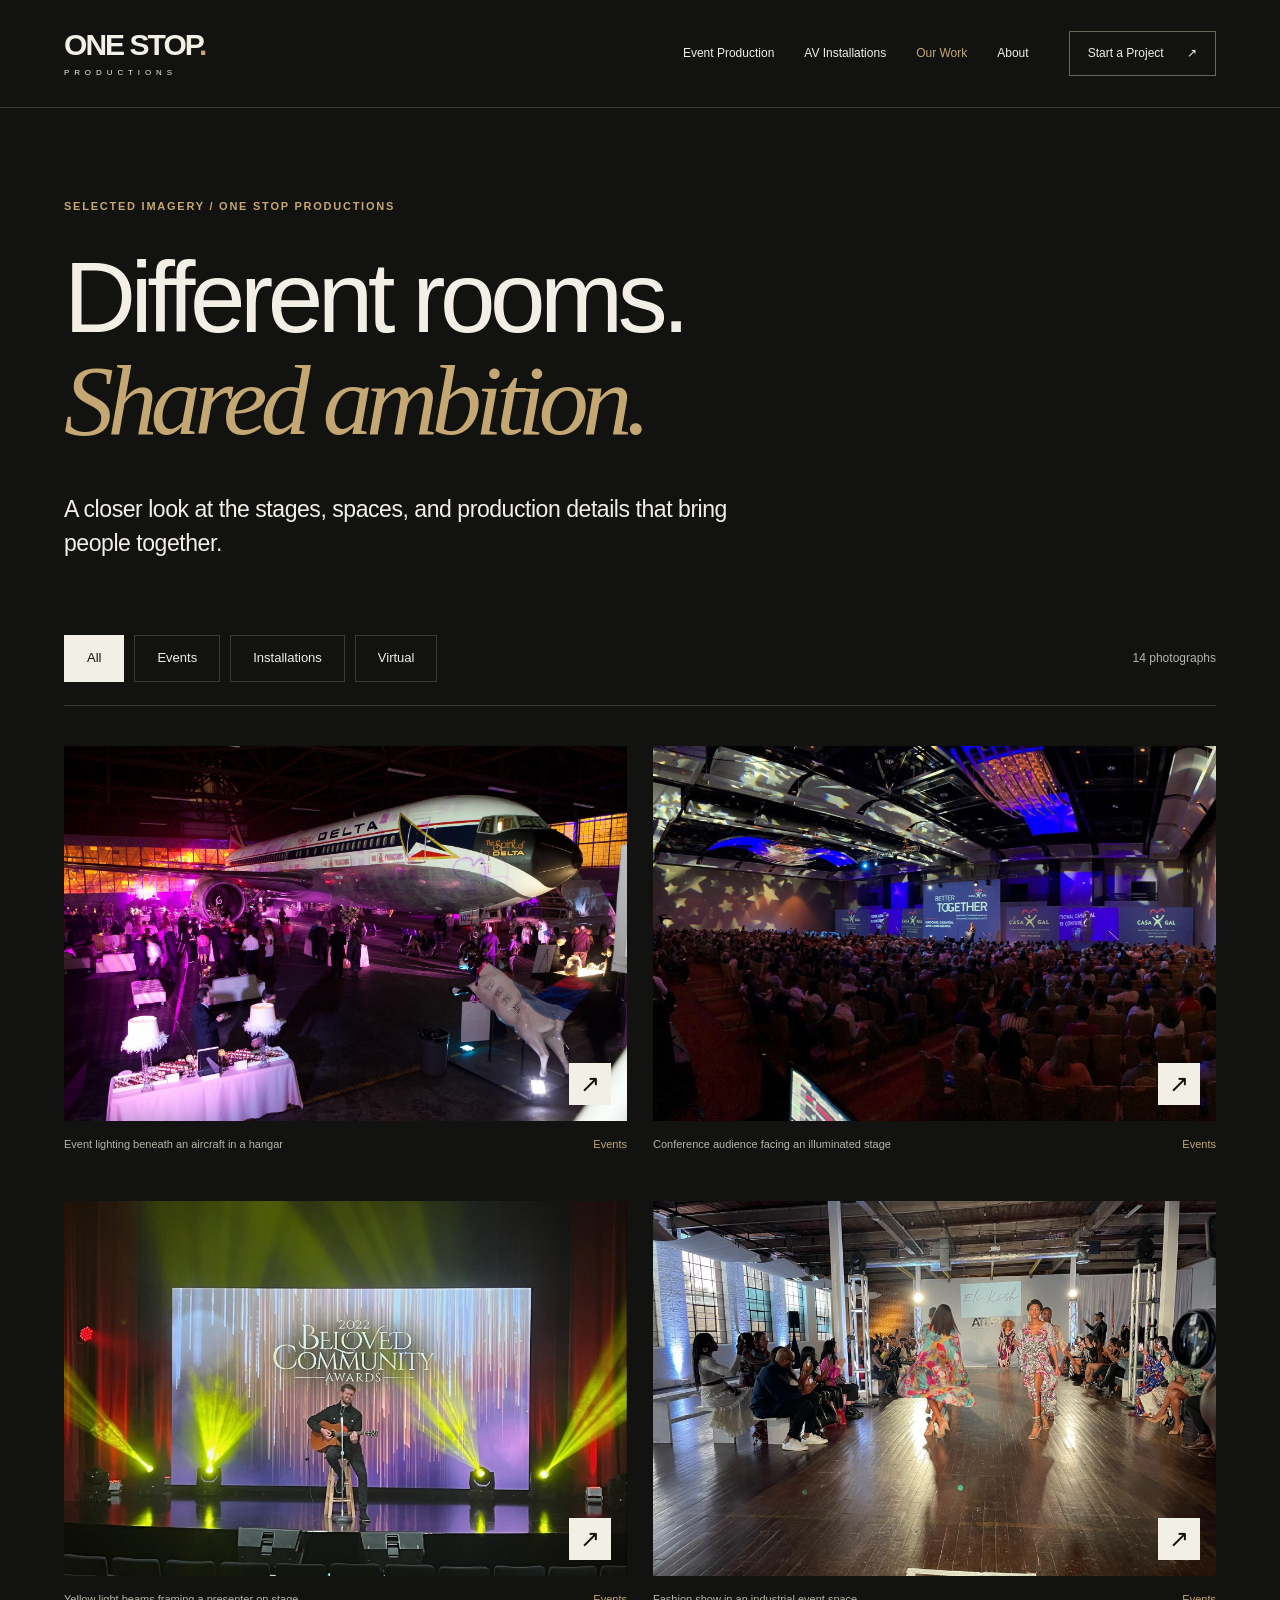
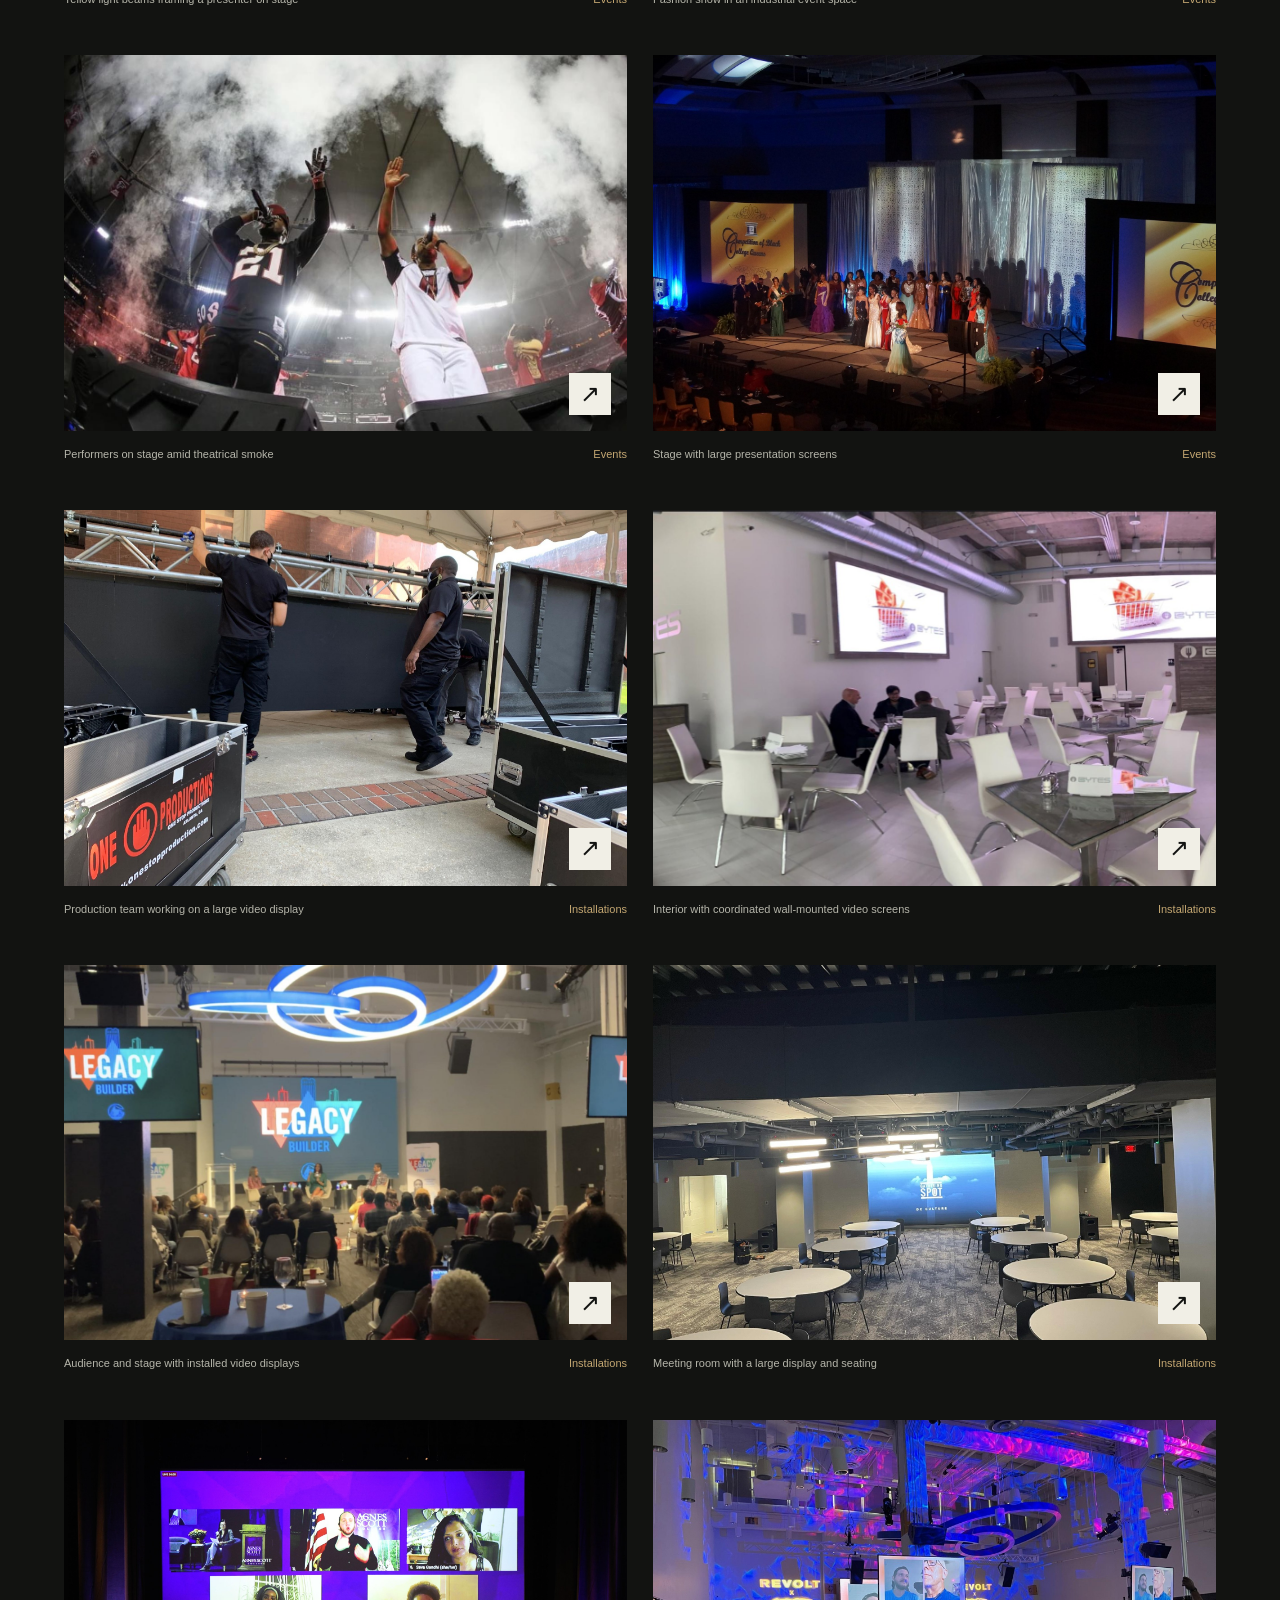
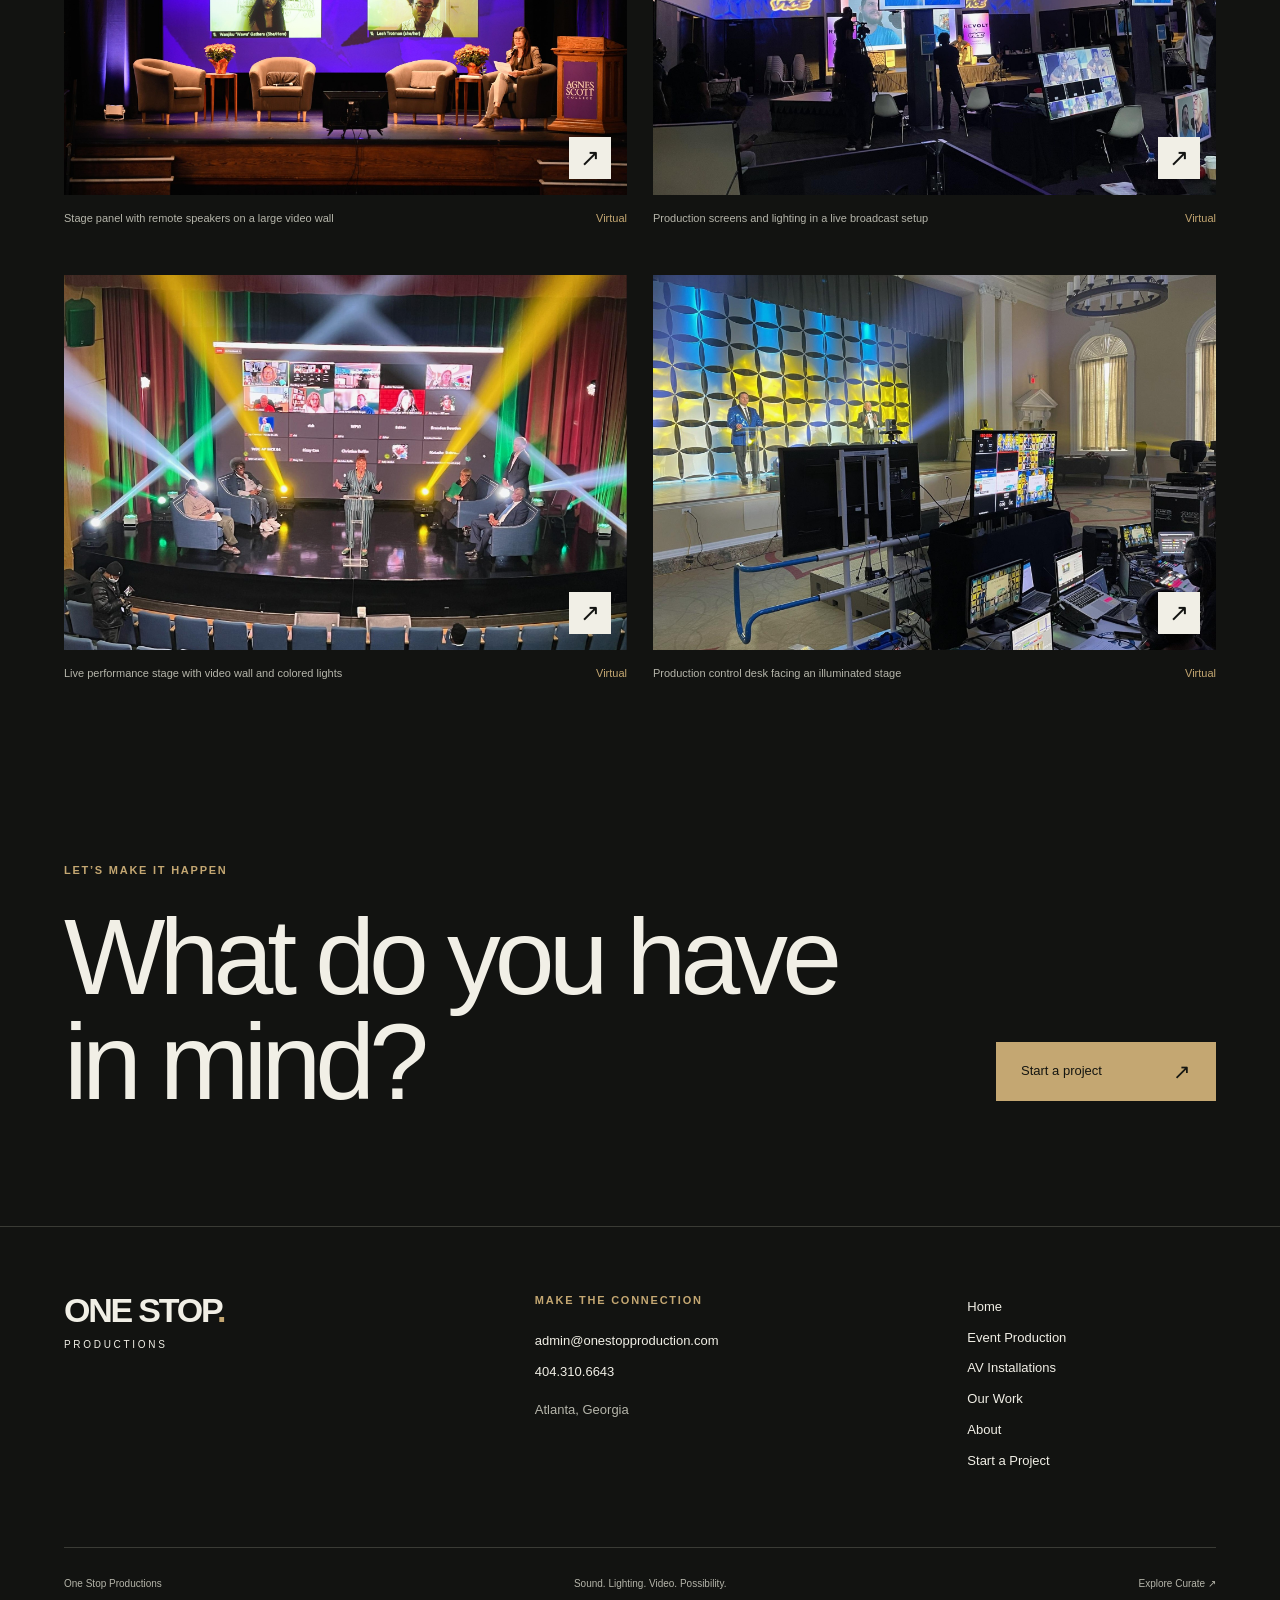
<file: our-work.html>
<!doctype html>
<html lang="en"><head><meta name="robots" content="noindex,nofollow"><meta charset="utf-8"><meta name="viewport" content="width=device-width,initial-scale=1"><meta name="theme-color" content="#121311"><title>Our Work | One Stop Productions</title><meta name="description" content="Explore real event, installation and virtual production photography from One Stop Productions."><link rel="stylesheet" href="assets/css/site.css"><script defer src="assets/js/site.js"></script></head><body><a class="skip" href="#main">Skip to content</a><header class="site-header"><a class="wordmark" href="index.html" aria-label="One Stop Productions home"><span class="brand-main">ONE STOP<span class="brand-dot">.</span></span><span class="brand-sub">P R O D U C T I O N S</span></a><button class="menu-toggle" aria-controls="navigation" aria-expanded="false">Menu <span aria-hidden="true">＋</span></button><nav id="navigation" aria-label="Main navigation"><a href="event-production.html">Event Production</a><a href="av-installations.html">AV Installations</a><a href="our-work.html" aria-current="page">Our Work</a><a href="about.html">About</a><a href="start-a-project.html" class="nav-cta">Start a Project <span aria-hidden="true">↗</span></a></nav></header><main id="main"><section class="page-heading wrap"><p class="eyebrow">Selected imagery / One Stop Productions</p><h1>Different rooms.<br><em>Shared ambition.</em></h1><p class="lead narrow">A closer look at the stages, spaces, and production details that bring people together.</p></section><section class="work-gallery wrap" aria-label="Production photo gallery"><div class="filter-bar" role="group" aria-label="Filter photographs"><button class="filter active" data-filter="All" aria-pressed="true">All</button><button class="filter" data-filter="Events" aria-pressed="false">Events</button><button class="filter" data-filter="Installations" aria-pressed="false">Installations</button><button class="filter" data-filter="Virtual" aria-pressed="false">Virtual</button><span class="gallery-count" aria-live="polite"></span></div><div class="gallery-grid"><figure class="gallery-item" data-category="Events"><button class="photo-button" data-gallery data-caption="Event lighting beneath an aircraft in a hangar" aria-label="Enlarge: Event lighting beneath an aircraft in a hangar"><img class="" src="assets/images/aviation-gala.jpg" alt="Event lighting beneath an aircraft in a hangar" loading="lazy" decoding="async"><span class="photo-plus" aria-hidden="true">↗</span></button><figcaption><span>Event lighting beneath an aircraft in a hangar</span><span>Events</span></figcaption></figure><figure class="gallery-item" data-category="Events"><button class="photo-button" data-gallery data-caption="Conference audience facing an illuminated stage" aria-label="Enlarge: Conference audience facing an illuminated stage"><img class="" src="assets/images/conference.jpg" alt="Conference audience facing an illuminated stage" loading="lazy" decoding="async"><span class="photo-plus" aria-hidden="true">↗</span></button><figcaption><span>Conference audience facing an illuminated stage</span><span>Events</span></figcaption></figure><figure class="gallery-item" data-category="Events"><button class="photo-button" data-gallery data-caption="Yellow light beams framing a presenter on stage" aria-label="Enlarge: Yellow light beams framing a presenter on stage"><img class="" src="assets/images/stage-lighting.jpg" alt="Yellow light beams framing a presenter on stage" loading="lazy" decoding="async"><span class="photo-plus" aria-hidden="true">↗</span></button><figcaption><span>Yellow light beams framing a presenter on stage</span><span>Events</span></figcaption></figure><figure class="gallery-item" data-category="Events"><button class="photo-button" data-gallery data-caption="Fashion show in an industrial event space" aria-label="Enlarge: Fashion show in an industrial event space"><img class="" src="assets/images/runway.jpg" alt="Fashion show in an industrial event space" loading="lazy" decoding="async"><span class="photo-plus" aria-hidden="true">↗</span></button><figcaption><span>Fashion show in an industrial event space</span><span>Events</span></figcaption></figure><figure class="gallery-item" data-category="Events"><button class="photo-button" data-gallery data-caption="Performers on stage amid theatrical smoke" aria-label="Enlarge: Performers on stage amid theatrical smoke"><img class="" src="assets/images/performance.jpg" alt="Performers on stage amid theatrical smoke" loading="lazy" decoding="async"><span class="photo-plus" aria-hidden="true">↗</span></button><figcaption><span>Performers on stage amid theatrical smoke</span><span>Events</span></figcaption></figure><figure class="gallery-item" data-category="Events"><button class="photo-button" data-gallery data-caption="Stage with large presentation screens" aria-label="Enlarge: Stage with large presentation screens"><img class="" src="assets/images/stage-screens.jpg" alt="Stage with large presentation screens" loading="lazy" decoding="async"><span class="photo-plus" aria-hidden="true">↗</span></button><figcaption><span>Stage with large presentation screens</span><span>Events</span></figcaption></figure><figure class="gallery-item" data-category="Installations"><button class="photo-button" data-gallery data-caption="Production team working on a large video display" aria-label="Enlarge: Production team working on a large video display"><img class="" src="assets/images/installation-team.jpg" alt="Production team working on a large video display" loading="lazy" decoding="async"><span class="photo-plus" aria-hidden="true">↗</span></button><figcaption><span>Production team working on a large video display</span><span>Installations</span></figcaption></figure><figure class="gallery-item" data-category="Installations"><button class="photo-button" data-gallery data-caption="Interior with coordinated wall-mounted video screens" aria-label="Enlarge: Interior with coordinated wall-mounted video screens"><img class="" src="assets/images/installed-screens.jpg" alt="Interior with coordinated wall-mounted video screens" loading="lazy" decoding="async"><span class="photo-plus" aria-hidden="true">↗</span></button><figcaption><span>Interior with coordinated wall-mounted video screens</span><span>Installations</span></figcaption></figure><figure class="gallery-item" data-category="Installations"><button class="photo-button" data-gallery data-caption="Audience and stage with installed video displays" aria-label="Enlarge: Audience and stage with installed video displays"><img class="" src="assets/images/installed-stage.jpg" alt="Audience and stage with installed video displays" loading="lazy" decoding="async"><span class="photo-plus" aria-hidden="true">↗</span></button><figcaption><span>Audience and stage with installed video displays</span><span>Installations</span></figcaption></figure><figure class="gallery-item" data-category="Installations"><button class="photo-button" data-gallery data-caption="Meeting room with a large display and seating" aria-label="Enlarge: Meeting room with a large display and seating"><img class="" src="assets/images/meeting-room.jpg" alt="Meeting room with a large display and seating" loading="lazy" decoding="async"><span class="photo-plus" aria-hidden="true">↗</span></button><figcaption><span>Meeting room with a large display and seating</span><span>Installations</span></figcaption></figure><figure class="gallery-item" data-category="Virtual"><button class="photo-button" data-gallery data-caption="Stage panel with remote speakers on a large video wall" aria-label="Enlarge: Stage panel with remote speakers on a large video wall"><img class="" src="assets/images/virtual-panel.jpg" alt="Stage panel with remote speakers on a large video wall" loading="lazy" decoding="async"><span class="photo-plus" aria-hidden="true">↗</span></button><figcaption><span>Stage panel with remote speakers on a large video wall</span><span>Virtual</span></figcaption></figure><figure class="gallery-item" data-category="Virtual"><button class="photo-button" data-gallery data-caption="Production screens and lighting in a live broadcast setup" aria-label="Enlarge: Production screens and lighting in a live broadcast setup"><img class="" src="assets/images/broadcast.jpg" alt="Production screens and lighting in a live broadcast setup" loading="lazy" decoding="async"><span class="photo-plus" aria-hidden="true">↗</span></button><figcaption><span>Production screens and lighting in a live broadcast setup</span><span>Virtual</span></figcaption></figure><figure class="gallery-item" data-category="Virtual"><button class="photo-button" data-gallery data-caption="Live performance stage with video wall and colored lights" aria-label="Enlarge: Live performance stage with video wall and colored lights"><img class="" src="assets/images/live-stream-stage.jpg" alt="Live performance stage with video wall and colored lights" loading="lazy" decoding="async"><span class="photo-plus" aria-hidden="true">↗</span></button><figcaption><span>Live performance stage with video wall and colored lights</span><span>Virtual</span></figcaption></figure><figure class="gallery-item" data-category="Virtual"><button class="photo-button" data-gallery data-caption="Production control desk facing an illuminated stage" aria-label="Enlarge: Production control desk facing an illuminated stage"><img class="" src="assets/images/control-desk.jpg" alt="Production control desk facing an illuminated stage" loading="lazy" decoding="async"><span class="photo-plus" aria-hidden="true">↗</span></button><figcaption><span>Production control desk facing an illuminated stage</span><span>Virtual</span></figcaption></figure></div></section><section class="closing wrap"><p class="eyebrow">Let’s make it happen</p><h2>What do you have<br>in mind?</h2><a class="button gold" href="start-a-project.html">Start a project <span aria-hidden="true">↗</span></a></section></main><footer class="site-footer wrap"><a class="footer-brand" href="index.html">ONE STOP<span>.</span><small>PRODUCTIONS</small></a><div><p class="eyebrow">Make the connection</p><a href="mailto:admin@onestopproduction.com">admin@onestopproduction.com</a><a href="tel:+14043106643">404.310.6643</a><p>Atlanta, Georgia</p></div><div class="footer-nav"><a href="index.html">Home</a><a href="event-production.html">Event Production</a><a href="av-installations.html">AV Installations</a><a href="our-work.html">Our Work</a><a href="about.html">About</a><a href="start-a-project.html">Start a Project</a></div><div class="footer-bottom"><span>One Stop Productions</span><span>Sound. Lighting. Video. Possibility.</span><a href="https://www.curateeventspace.com/curateeventspace" target="_blank" rel="noopener">Explore Curate ↗</a></div></footer><dialog id="lightbox" aria-labelledby="lightbox-caption"><button class="lightbox-close" aria-label="Close image">Close ×</button><div class="lightbox-stage"><button class="lightbox-prev" aria-label="Previous image">←</button><img id="lightbox-image" alt=""><button class="lightbox-next" aria-label="Next image">→</button></div><p id="lightbox-caption"></p><p class="lightbox-hint">← → to explore · Esc to close</p></dialog></body></html>
</file>
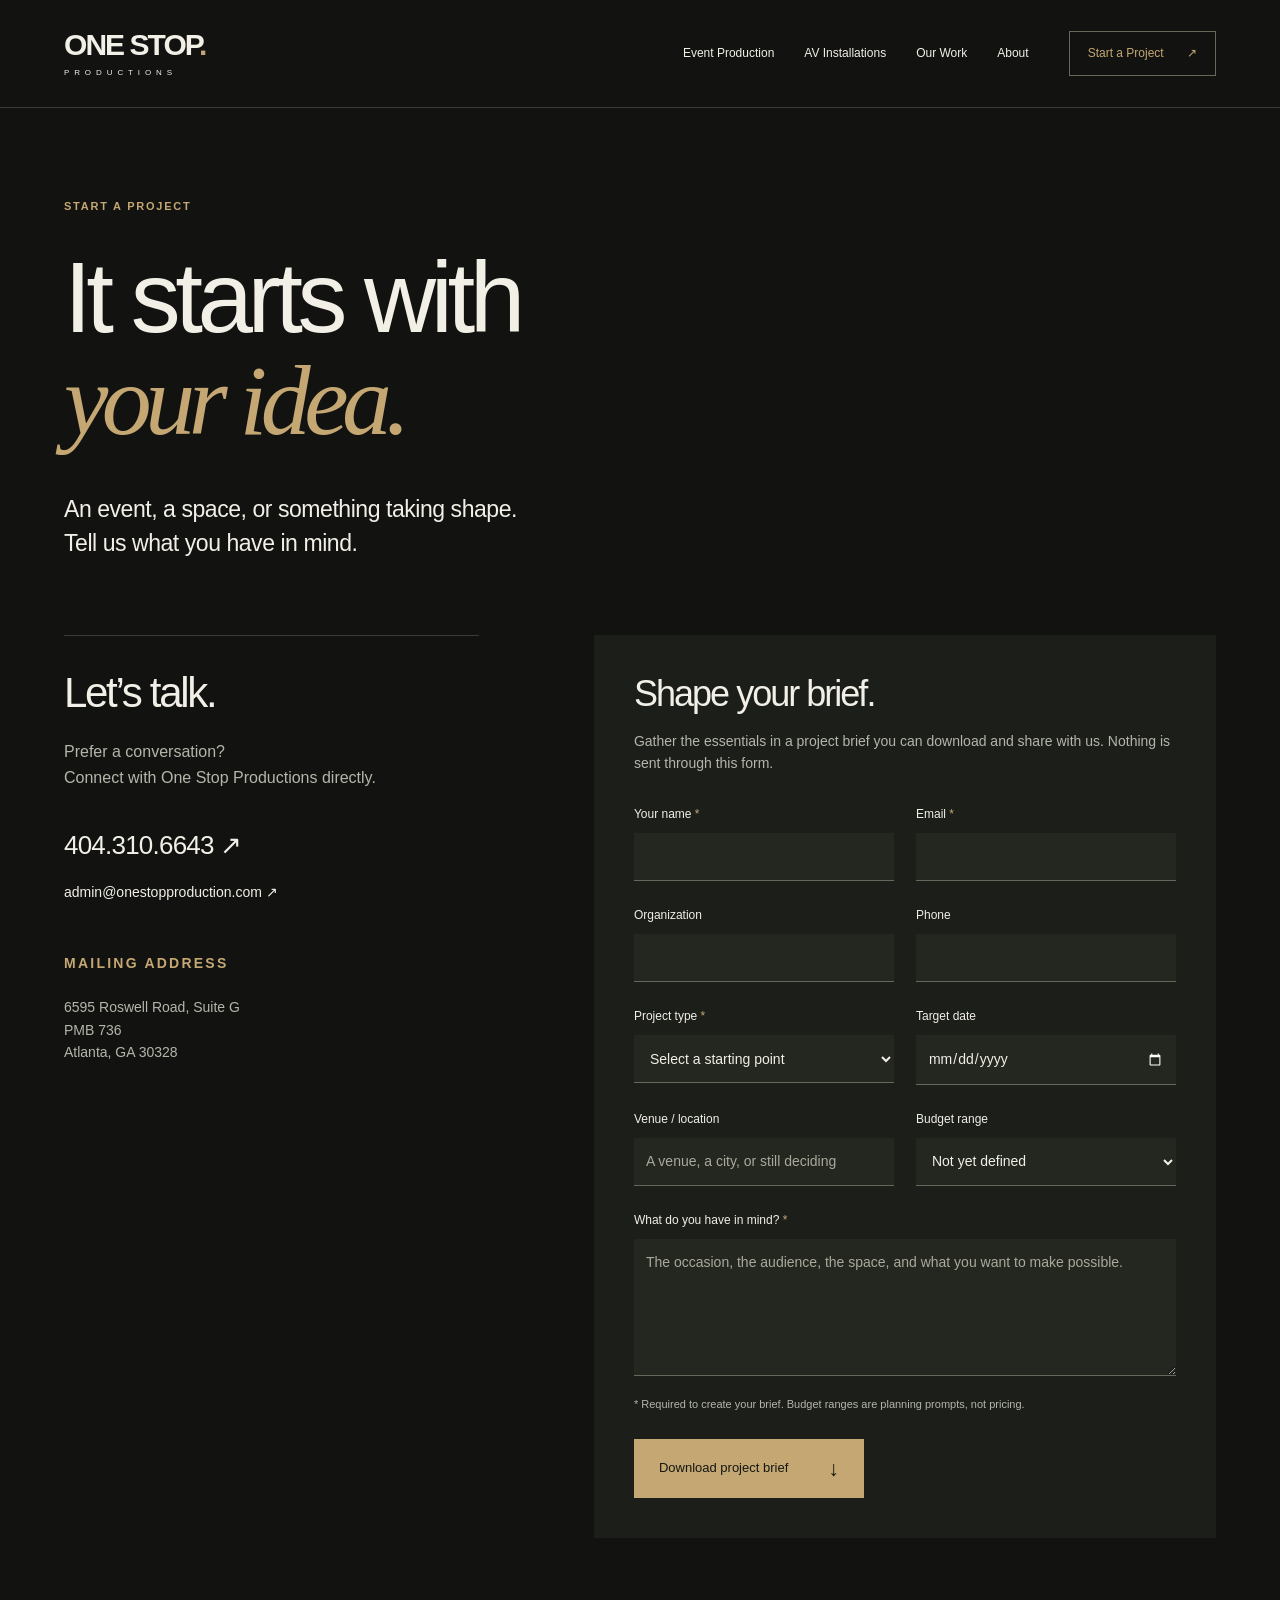
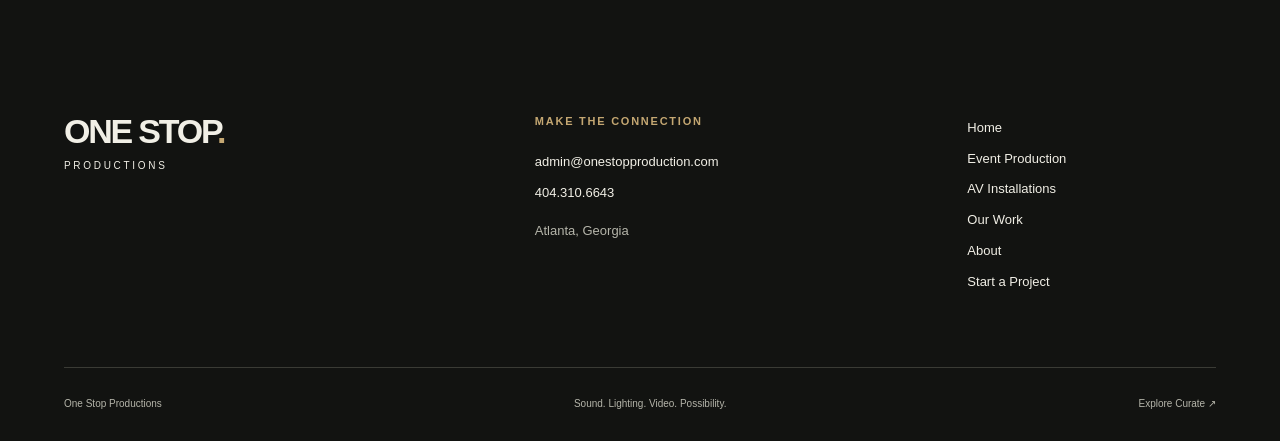
<file: start-a-project.html>
<!doctype html>
<html lang="en"><head><meta name="robots" content="noindex,nofollow"><meta charset="utf-8"><meta name="viewport" content="width=device-width,initial-scale=1"><meta name="theme-color" content="#121311"><title>Start a Project | One Stop Productions</title><meta name="description" content="Start a conversation with One Stop Productions or create a local downloadable project brief."><link rel="stylesheet" href="assets/css/site.css"><script defer src="assets/js/site.js"></script></head><body><a class="skip" href="#main">Skip to content</a><header class="site-header"><a class="wordmark" href="index.html" aria-label="One Stop Productions home"><span class="brand-main">ONE STOP<span class="brand-dot">.</span></span><span class="brand-sub">P R O D U C T I O N S</span></a><button class="menu-toggle" aria-controls="navigation" aria-expanded="false">Menu <span aria-hidden="true">＋</span></button><nav id="navigation" aria-label="Main navigation"><a href="event-production.html">Event Production</a><a href="av-installations.html">AV Installations</a><a href="our-work.html">Our Work</a><a href="about.html">About</a><a href="start-a-project.html" aria-current="page" class="nav-cta">Start a Project <span aria-hidden="true">↗</span></a></nav></header><main id="main"><section class="page-heading wrap"><p class="eyebrow">Start a project</p><h1>It starts with<br><em>your idea.</em></h1><p class="lead narrow">An event, a space, or something taking shape.<br>Tell us what you have in mind.</p></section><section class="contact-layout wrap"><aside><h2>Let’s talk.</h2><p>Prefer a conversation?<br>Connect with One Stop Productions directly.</p><a class="contact-link" href="tel:+14043106643">404.310.6643 ↗</a><a class="contact-email" href="mailto:admin@onestopproduction.com">admin@onestopproduction.com ↗</a><div class="mailing"><p class="eyebrow">Mailing address</p><p>6595 Roswell Road, Suite G<br>PMB 736<br>Atlanta, GA 30328</p></div></aside><div class="form-panel"><h2>Shape your brief.</h2><p class="form-intro">Gather the essentials in a project brief you can download and share with us. Nothing is sent through this form.</p><form id="project-form"><div class="form-grid"><label>Your name <span>*</span><input name="Name" autocomplete="name" required maxlength="120"></label><label>Email <span>*</span><input type="email" name="Email" autocomplete="email" required maxlength="160"></label><label>Organization<input name="Organization" autocomplete="organization" maxlength="160"></label><label>Phone<input type="tel" name="Phone" autocomplete="tel" maxlength="50"></label><label>Project type <span>*</span><select name="Project type" required><option value="">Select a starting point</option><option>Event production</option><option>AV installation</option><option>Virtual event / webcast</option><option>Projection mapping</option><option>Still exploring</option></select></label><label>Target date<input type="date" name="Target date"></label><label>Venue / location<input name="Venue or location" maxlength="200" placeholder="A venue, a city, or still deciding"></label><label>Budget range<select name="Budget"><option>Not yet defined</option><option>Under $10,000</option><option>$10,000–$25,000</option><option>$25,000–$50,000</option><option>$50,000+</option><option>Prefer to discuss</option></select></label><label class="full-field">What do you have in mind? <span>*</span><textarea name="Project vision" rows="5" required maxlength="6000" placeholder="The occasion, the audience, the space, and what you want to make possible."></textarea></label></div><p class="required-note">* Required to create your brief. Budget ranges are planning prompts, not pricing.</p><button class="button gold" type="submit">Download project brief <span aria-hidden="true">↓</span></button><p id="form-status" role="status" tabindex="-1"></p><div id="brief-result" hidden><p>Your next step: email your downloaded brief to <a href="mailto:admin@onestopproduction.com">admin@onestopproduction.com</a>, or call to discuss it. You choose what to share.</p><a id="download-again" class="text-link" download="One-Stop-Project-Brief.txt">Download again ↓</a></div><noscript><p>Enable JavaScript to download a brief, or contact One Stop Productions directly by phone or email.</p></noscript></form></div></section></main><footer class="site-footer wrap"><a class="footer-brand" href="index.html">ONE STOP<span>.</span><small>PRODUCTIONS</small></a><div><p class="eyebrow">Make the connection</p><a href="mailto:admin@onestopproduction.com">admin@onestopproduction.com</a><a href="tel:+14043106643">404.310.6643</a><p>Atlanta, Georgia</p></div><div class="footer-nav"><a href="index.html">Home</a><a href="event-production.html">Event Production</a><a href="av-installations.html">AV Installations</a><a href="our-work.html">Our Work</a><a href="about.html">About</a><a href="start-a-project.html">Start a Project</a></div><div class="footer-bottom"><span>One Stop Productions</span><span>Sound. Lighting. Video. Possibility.</span><a href="https://www.curateeventspace.com/curateeventspace" target="_blank" rel="noopener">Explore Curate ↗</a></div></footer><dialog id="lightbox" aria-labelledby="lightbox-caption"><button class="lightbox-close" aria-label="Close image">Close ×</button><div class="lightbox-stage"><button class="lightbox-prev" aria-label="Previous image">←</button><img id="lightbox-image" alt=""><button class="lightbox-next" aria-label="Next image">→</button></div><p id="lightbox-caption"></p><p class="lightbox-hint">← → to explore · Esc to close</p></dialog></body></html>
</file>
<file: assets/css/site.css>
@charset "UTF-8";
:root{--ink:#121311;--paper:#f1efe6;--muted:#b5b5aa;--gold:#c4a772;--line:#3a3b35;--serif:Georgia,'Times New Roman',serif;--sans:'Helvetica Neue',Helvetica,Arial,sans-serif;--gutter:clamp(24px,5vw,90px)}
*{box-sizing:border-box}html{scroll-behavior:smooth}body{margin:0;background:var(--ink);color:var(--paper);font-family:var(--sans);font-size:16px;line-height:1.6;-webkit-font-smoothing:antialiased}a{color:inherit;text-decoration:none}button,input,select,textarea{font:inherit}button,a,input,select,textarea{-webkit-tap-highlight-color:transparent}button{cursor:pointer}button:focus-visible,a:focus-visible,input:focus-visible,select:focus-visible,textarea:focus-visible{outline:2px solid var(--gold);outline-offset:5px}button{color:inherit}img{max-width:100%;display:block}h1,h2,h3,p,figure{margin:0}p+p{margin-top:22px}h1,h2,h3{font-weight:500;line-height:1.03;letter-spacing:-.055em}h1{font-size:clamp(62px,7.8vw,122px)}h2{font-size:clamp(40px,4.7vw,74px)}h3{font-size:clamp(28px,3.4vw,52px)}em,.serif{font-family:var(--serif);font-weight:400;letter-spacing:-.065em}em{color:var(--gold)}p{color:var(--muted)}.wrap{padding-left:var(--gutter);padding-right:var(--gutter);max-width:1800px;margin:0 auto}.eyebrow{font-size:11px;letter-spacing:.16em;text-transform:uppercase;color:var(--gold);font-weight:600;line-height:1.5;margin-bottom:27px}.lead{font-size:clamp(20px,1.8vw,27px);line-height:1.45;letter-spacing:-.02em;color:var(--paper)}.narrow{max-width:670px}.skip{position:fixed;top:-100px;left:20px;z-index:100;background:var(--gold);color:var(--ink);padding:12px}.skip:focus{top:12px}.site-header{height:108px;display:flex;align-items:center;justify-content:space-between;padding:0 var(--gutter);border-bottom:1px solid var(--line);position:relative;z-index:20;background:var(--ink)}.wordmark{display:inline-flex;flex-direction:column;line-height:1;flex-shrink:0}.brand-main{font-size:30px;letter-spacing:-.065em;font-weight:800}.brand-dot{color:var(--gold)}.brand-sub{font-size:8px;letter-spacing:.17em;margin-top:9px}.site-header nav{display:flex;align-items:center;gap:30px}.site-header nav a{font-size:12px;white-space:nowrap;padding:14px 0;transition:color .2s}.site-header nav a:hover,.site-header nav a[aria-current]{color:var(--gold)}.site-header nav .nav-cta{border:1px solid #67675a;padding:12px 18px;margin-left:10px}.nav-cta span{margin-left:20px}.menu-toggle{display:none;background:none;border:0;padding:12px 0;font-size:14px}.home-hero{position:relative;isolation:isolate;min-height:760px;min-height:min(820px,calc(100svh - 108px));background:#191a18;display:flex;flex-direction:column;justify-content:center}.hero-photo{position:absolute;inset:0;z-index:-2;overflow:hidden}.hero-photo img{width:100%;height:100%;object-fit:cover;object-position:50% 48%}.hero-photo:after{content:'';position:absolute;inset:0;background:linear-gradient(90deg,rgba(9,12,11,.9) 0%,rgba(9,12,11,.59) 43%,rgba(9,12,11,.04) 90%),linear-gradient(0deg,rgba(9,12,11,.75),transparent 40%)}.hero-content{width:100%;padding-top:65px;padding-bottom:90px}.hero-content .eyebrow{color:#e1ccb0;margin-bottom:31px}.hero-content h1{font-size:clamp(65px,7.5vw,118px);line-height:.99;max-width:1050px;text-shadow:0 2px 20px #0002}.hero-content h1 em{color:#d6bd92}.hero-bottom{display:flex;gap:65px;align-items:center;margin-top:35px}.hero-bottom p{color:#e0ded4;font-size:17px;line-height:1.6}.button{display:inline-flex;justify-content:space-between;align-items:center;gap:40px;border:1px solid #87877a;padding:18px 24px;font-size:13px;line-height:1.3;min-height:56px;background:transparent;color:var(--paper);transition:background .2s,color .2s}.button span{font-size:21px;line-height:1}.button:hover{background:var(--paper);color:var(--ink)}.button.gold{background:var(--gold);color:#151611;border-color:var(--gold)}.button.gold:hover{background:#dac395;border-color:#dac395}.hero-index{position:absolute;bottom:22px;left:var(--gutter);right:var(--gutter);display:flex;justify-content:space-between;color:#b7b6aa;font-size:9px;letter-spacing:.17em}.capability-strip{padding:27px var(--gutter);display:flex;justify-content:space-between;border-bottom:1px solid var(--line);font-size:13px;letter-spacing:.08em;color:#dbdbcf}.capability-strip span:last-child{color:var(--gold)}.intro{display:grid;grid-template-columns:1.1fr 1fr;gap:12%;padding-top:120px;padding-bottom:120px}.intro-copy{padding-top:9px}.intro .text-link{margin-top:30px}.text-link{display:inline-flex;align-items:center;justify-content:space-between;gap:40px;font-size:13px;border-bottom:1px solid #888577;padding:12px 0;color:var(--paper)}.text-link:hover{color:var(--gold);border-color:var(--gold)}.text-link span{font-size:20px}.pathways{padding-bottom:100px}.pathway{display:grid;grid-template-columns:10% 1fr 70px;align-items:center;border-top:1px solid var(--line);padding:40px 0;transition:color .2s}.pathway:last-child{border-bottom:1px solid var(--line)}.pathway p{font-size:15px;margin-top:13px}.pathway:hover h3,.pathway:hover .large-arrow{color:var(--gold)}.item-number{font-size:12px;letter-spacing:.07em;color:var(--gold)}.large-arrow{font-size:48px;justify-self:end}.work-preview{padding-top:15px;padding-bottom:100px}.section-top{display:flex;justify-content:space-between;align-items:end;gap:30px;margin-bottom:45px}.gallery-grid{display:grid;grid-template-columns:1fr 1fr;gap:48px 26px}.photo-button{display:block;width:100%;background:#20211f;border:0;padding:0;position:relative;overflow:hidden;text-align:left}.photo-button img{width:100%;aspect-ratio:1.5;object-fit:cover;transition:transform .6s}.photo-button:hover img{transform:scale(1.035)}.photo-plus{position:absolute;right:16px;bottom:16px;width:42px;height:42px;display:grid;place-items:center;background:var(--paper);color:var(--ink);font-size:24px}.gallery-item figcaption{display:flex;justify-content:space-between;gap:25px;font-size:11px;color:var(--muted);padding-top:15px;line-height:1.5}.gallery-item figcaption span:last-child{color:var(--gold);white-space:nowrap}.preview-grid{grid-template-columns:1.4fr 1fr;align-items:start}.preview-grid .gallery-item:last-child{padding-top:80px}.preview-grid .gallery-item:first-child img{aspect-ratio:1.35}.preview-grid .gallery-item:last-child img{aspect-ratio:1.1}.curate-section{padding-top:85px;padding-bottom:85px;background:var(--paper);color:var(--ink);display:grid;grid-template-columns:1.1fr 1fr;gap:8%;align-items:center}.curate-section .eyebrow{color:#716044}.curate-section p{color:#59594f}.curate-section .lead{margin-top:25px;color:var(--ink)}.curate-section .text-link{color:var(--ink);margin-top:25px}.curate-image{overflow:hidden}.curate-image img{width:100%;aspect-ratio:1.15;object-fit:cover;object-position:49% center}.closing{padding-top:110px;padding-bottom:110px;position:relative;border-bottom:1px solid var(--line)}.closing h2{font-size:clamp(65px,8.4vw,130px);line-height:.98}.closing .button{position:absolute;right:var(--gutter);bottom:125px;min-width:220px}.site-footer{display:grid;grid-template-columns:1.1fr 1fr .65fr;gap:50px;padding-top:65px;padding-bottom:24px}.footer-brand{font-size:34px;font-weight:800;letter-spacing:-.065em;line-height:1.1;align-self:start}.footer-brand span{color:var(--gold)}.footer-brand small{display:block;font-size:10px;letter-spacing:.27em;font-weight:400;margin-top:10px}.site-footer .eyebrow{margin-bottom:18px}.site-footer div>a{display:block;font-size:13px;padding:5px 0}.site-footer div>a:hover{color:var(--gold)}.site-footer p:not(.eyebrow){font-size:13px;margin-top:12px}.footer-bottom{grid-column:1/-1;border-top:1px solid var(--line);padding-top:23px;margin-top:20px;display:flex;justify-content:space-between;align-items:center;font-size:10px;color:var(--muted)}.footer-bottom>a{font-size:10px!important}.page-heading{padding-top:90px;padding-bottom:75px}.page-heading h1{margin-bottom:40px}.page-heading .eyebrow{margin-bottom:32px}.heading-bottom{display:flex;justify-content:space-between;align-items:end;gap:35px}.full-image{width:100%;height:clamp(340px,45vw,680px);overflow:hidden}.full-image img{height:100%;width:100%;object-fit:cover;object-position:center}.installation-hero{height:clamp(330px,40vw,610px)}.installation-hero img{object-position:50% 55%}.service-list{padding-bottom:100px}.service-row{padding:40px 0;display:grid;grid-template-columns:.16fr .9fr 1fr;gap:35px;border-top:1px solid var(--line)}.service-row h3{font-size:34px;letter-spacing:-.04em}.service-row p{max-width:530px;font-size:15px}.service-row:last-child{border-bottom:1px solid var(--line)}.split-feature{padding-top:50px;padding-bottom:110px;display:grid;grid-template-columns:1.1fr 1fr;gap:8%;align-items:center}.split-feature img{width:100%;aspect-ratio:1.2;object-fit:cover}.split-feature p:not(.eyebrow){margin-top:28px}.split-feature .text-link{margin-top:25px}.installation-grid{display:grid;grid-template-columns:1fr 1fr;gap:45px 26px}.installation-grid .gallery-item:first-child{grid-column:1/-1}.installation-grid .gallery-item:first-child img{aspect-ratio:2.5;object-position:center 45%}.brief-section{display:grid;grid-template-columns:1.1fr 1fr;gap:10%;padding-top:115px;padding-bottom:70px}.plain-list{list-style:none;padding:0;margin:25px 0;color:var(--paper);font-size:15px}.plain-list li{border-top:1px solid var(--line);padding:15px 0}.plain-list li:last-child{border-bottom:1px solid var(--line)}.work-gallery{padding-bottom:70px}.filter-bar{display:flex;gap:10px;border-bottom:1px solid var(--line);padding-bottom:23px;margin-bottom:40px;align-items:center}.filter{border:1px solid var(--line);padding:12px 22px;background:transparent;min-height:46px;font-size:13px}.filter.active,.filter:hover{background:var(--paper);color:var(--ink);border-color:var(--paper)}.gallery-count{margin-left:auto;color:var(--muted);font-size:12px}.gallery-item[hidden]{display:none}.about-story{padding-top:30px;padding-bottom:110px;display:grid;grid-template-columns:1fr 1fr;gap:10%;align-items:center}.year-block{padding:60px 0;border-top:1px solid var(--line);border-bottom:1px solid var(--line);color:var(--gold)}.year-block span{font-size:11px;letter-spacing:.18em;display:block}.year-block strong{font-family:var(--serif);font-size:clamp(100px,14vw,220px);font-weight:400;letter-spacing:-.08em;line-height:1.2;display:block}.about-story .lead{margin-top:28px}.about-story .text-link{margin-top:24px}.contact-layout{display:grid;grid-template-columns:.8fr 1.2fr;gap:10%;padding-bottom:110px}.contact-layout aside{border-top:1px solid var(--line);padding-top:35px}.contact-layout aside h2{font-size:42px}.contact-layout aside>p{margin-top:25px}.contact-link{display:block;font-size:26px;margin-top:35px;letter-spacing:-.03em}.contact-email{display:block;font-size:14px;margin-top:14px;overflow-wrap:anywhere}.mailing{margin-top:50px}.mailing .eyebrow{margin-bottom:10px}.mailing p{font-size:14px}.form-panel{background:#1c1e1a;padding:40px}.form-panel h2{font-size:36px}.form-intro{font-size:14px;margin:18px 0 30px}.form-grid{display:grid;grid-template-columns:1fr 1fr;gap:25px 22px}.form-grid label{font-size:12px;color:var(--paper)}.form-grid label>span{color:var(--gold)}input,select,textarea{display:block;width:100%;border:0;border-bottom:1px solid #66685b;border-radius:0;background:#242720;color:var(--paper);padding:12px;margin-top:9px;min-height:48px;font-size:14px;color-scheme:dark}input::placeholder,textarea::placeholder{color:#aaa99c}textarea{resize:vertical}.full-field{grid-column:1/-1}.required-note{font-size:11px;margin:20px 0 25px}#form-status:not(:empty){margin-top:25px;color:var(--gold);font-size:15px}#brief-result{margin-top:20px;font-size:13px}#brief-result a{color:var(--gold)}dialog{background:var(--ink);color:var(--paper);width:96vw;max-width:1500px;max-height:96svh;border:1px solid var(--line);padding:60px 30px 24px;overflow:auto}dialog::backdrop{background:#000e}.lightbox-close{position:absolute;right:24px;top:12px;background:none;border:0;min-height:44px;padding:10px;font-size:14px}.lightbox-stage{display:grid;grid-template-columns:44px 1fr 44px;align-items:center;gap:15px}.lightbox-stage img{max-width:100%;max-height:70svh;object-fit:contain;margin:auto}.lightbox-stage button{background:none;border:1px solid #77776a;min-height:44px;font-size:24px}.lightbox-stage button:hover{background:var(--gold);color:var(--ink)}#lightbox-caption{text-align:center;margin-top:16px;font-size:13px;color:var(--paper)}.lightbox-hint{text-align:center;margin-top:8px;font-size:11px}.modal-open{overflow:hidden}
@media(min-width:1700px){.hero-content{max-width:1800px}.home-hero{min-height:840px}}
@media(max-width:1100px){.site-header nav{gap:18px}.site-header nav a{font-size:11px}.brand-main{font-size:27px}.site-header nav .nav-cta{padding:12px;margin-left:0}.nav-cta span{margin-left:8px}.site-header{height:94px}.home-hero{min-height:720px}.intro{gap:7%}.form-panel{padding:30px}.contact-layout{gap:6%}.hero-content h1{font-size:8.5vw}.closing .button{bottom:115px}}
@media(max-width:850px){.site-header{height:88px}.menu-toggle{display:flex;gap:25px;align-items:center;min-height:44px}.site-header nav{display:none;position:absolute;left:0;right:0;top:88px;background:var(--ink);border-bottom:1px solid var(--line);padding:20px var(--gutter) 30px;flex-direction:column;align-items:stretch;gap:0}.site-header nav.open{display:flex}.site-header nav a{font-size:20px;padding:15px 0;border-bottom:1px solid var(--line)}.site-header nav .nav-cta{font-size:16px;margin-top:20px;padding:16px;border:1px solid var(--gold);color:var(--gold)}.home-hero{min-height:690px}.hero-content h1{font-size:clamp(60px,10vw,82px)}.hero-photo img{object-position:60% center}.hero-photo:after{background:linear-gradient(90deg,#0a0d0be6,#0a0d0b45),linear-gradient(0deg,#0a0d0ba6,transparent)}.hero-content{padding-top:65px;padding-bottom:100px}.hero-bottom{gap:30px}.intro{padding-top:85px;padding-bottom:85px;gap:40px;grid-template-columns:1fr 1fr}.curate-section{gap:40px}.curate-image img{aspect-ratio:.9}.service-row{grid-template-columns:40px 1fr;gap:15px 20px}.service-row p{grid-column:2;max-width:none}.contact-layout{grid-template-columns:1fr;gap:50px}.contact-layout aside{display:grid;grid-template-columns:1fr 1fr;gap:12px 40px}.contact-layout aside h2,.contact-layout aside>p{grid-column:1}.contact-link{grid-column:1;margin-top:10px}.contact-email{grid-column:1;margin-top:0}.mailing{grid-column:2;grid-row:1/5;margin-top:0}.form-panel{padding:40px}.site-footer{grid-template-columns:.9fr 1fr;gap:40px}.footer-nav{grid-column:1/-1;display:flex;flex-wrap:wrap;gap:10px 25px}.footer-bottom{margin-top:0}.closing h2{font-size:80px}.closing .button{position:static;margin-top:35px}.closing{padding-top:85px;padding-bottom:85px}}
@media(max-width:600px){h1{font-size:clamp(48px,10.7vw,67px)}h2{font-size:42px}.eyebrow{font-size:10px;margin-bottom:22px}.home-hero{min-height:680px;justify-content:start}.hero-content{padding-top:60px;padding-bottom:85px}.hero-content h1{font-size:clamp(47px,10.6vw,64px);line-height:1.04}.hero-content .eyebrow{font-size:9px;letter-spacing:.12em}.hero-photo img{object-position:61% center}.hero-bottom{display:block;margin-top:30px}.hero-bottom p{font-size:15px}.hero-bottom .button{margin-top:25px;min-width:200px}.hero-index{font-size:8px;bottom:20px;gap:25px}.hero-index span:last-child{max-width:150px;text-align:right}.capability-strip{padding-top:22px;padding-bottom:22px;flex-wrap:wrap;justify-content:flex-start;gap:14px 25px;font-size:10px}.capability-strip span:last-child{margin-left:auto}.intro{grid-template-columns:1fr;gap:35px;padding-top:70px;padding-bottom:70px}.intro-copy{padding:0}.lead{font-size:21px}.pathways{padding-bottom:65px}.pathway{grid-template-columns:35px 1fr 35px;padding:28px 0;gap:12px}.pathway h3{font-size:30px}.pathway p{font-size:13px;max-width:220px}.large-arrow{font-size:30px}.section-top{display:block}.section-top .text-link{margin-top:22px}.work-preview{padding-bottom:65px}.gallery-grid,.preview-grid{grid-template-columns:1fr;gap:35px}.preview-grid .gallery-item:last-child{padding-top:0}.preview-grid .gallery-item:first-child img,.preview-grid .gallery-item:last-child img{aspect-ratio:1.4}.gallery-item figcaption{font-size:10px;gap:15px}.curate-section{grid-template-columns:1fr;padding-top:45px;padding-bottom:55px;gap:35px}.curate-image img{aspect-ratio:1.5}.closing{padding-top:70px;padding-bottom:70px}.closing h2{font-size:clamp(57px,12vw,74px)}.site-footer{grid-template-columns:1fr;gap:40px;padding-top:45px}.footer-nav{grid-column:1}.footer-bottom{grid-column:1;align-items:start;gap:15px;flex-direction:column;font-size:10px}.page-heading{padding-top:60px;padding-bottom:50px}.page-heading h1{margin-bottom:30px}.heading-bottom{display:block}.heading-bottom .button{margin-top:28px}.full-image{height:330px}.service-row{padding:30px 0;grid-template-columns:27px 1fr}.service-row h3{font-size:29px}.service-row p{font-size:14px}.service-list{padding-bottom:30px}.split-feature{grid-template-columns:1fr;gap:35px;padding-top:30px;padding-bottom:60px}.split-feature img{aspect-ratio:1.4}.installation-grid{grid-template-columns:1fr;gap:35px}.installation-grid .gallery-item:first-child img{aspect-ratio:1.5}.brief-section{grid-template-columns:1fr;gap:30px;padding-top:65px;padding-bottom:20px}.filter-bar{flex-wrap:wrap;gap:8px;margin-bottom:30px}.filter{font-size:12px;padding:10px 14px}.gallery-count{flex-basis:100%;margin-top:10px;margin-left:0}.work-gallery{padding-bottom:20px}.about-story{grid-template-columns:1fr;gap:45px;padding-top:10px;padding-bottom:65px}.year-block{padding:30px 0}.year-block strong{font-size:140px}.contact-layout{padding-bottom:65px}.contact-layout aside{display:block}.contact-layout aside>p{margin-top:20px}.contact-link{margin-top:25px}.contact-email{margin-top:10px}.mailing{margin-top:30px}.form-panel{padding:26px 20px;margin-left:-8px;margin-right:-8px}.form-grid{grid-template-columns:1fr;gap:23px}.full-field{grid-column:1}.form-panel .button{width:100%;font-size:12px;gap:15px}input,select,textarea{font-size:16px}.lightbox-stage{grid-template-columns:1fr 1fr;gap:15px}.lightbox-stage img{grid-column:1/-1;grid-row:1;max-height:65svh}.lightbox-stage button{grid-row:2}.lightbox-stage button:first-child{grid-column:1}.lightbox-stage button:last-child{grid-column:2}dialog{padding:60px 15px 20px;width:96vw}.contact-email{font-size:13px}}
@media(prefers-reduced-motion:reduce){html{scroll-behavior:auto}*,*:before,*:after{transition:none!important;animation:none!important}}
</file>
